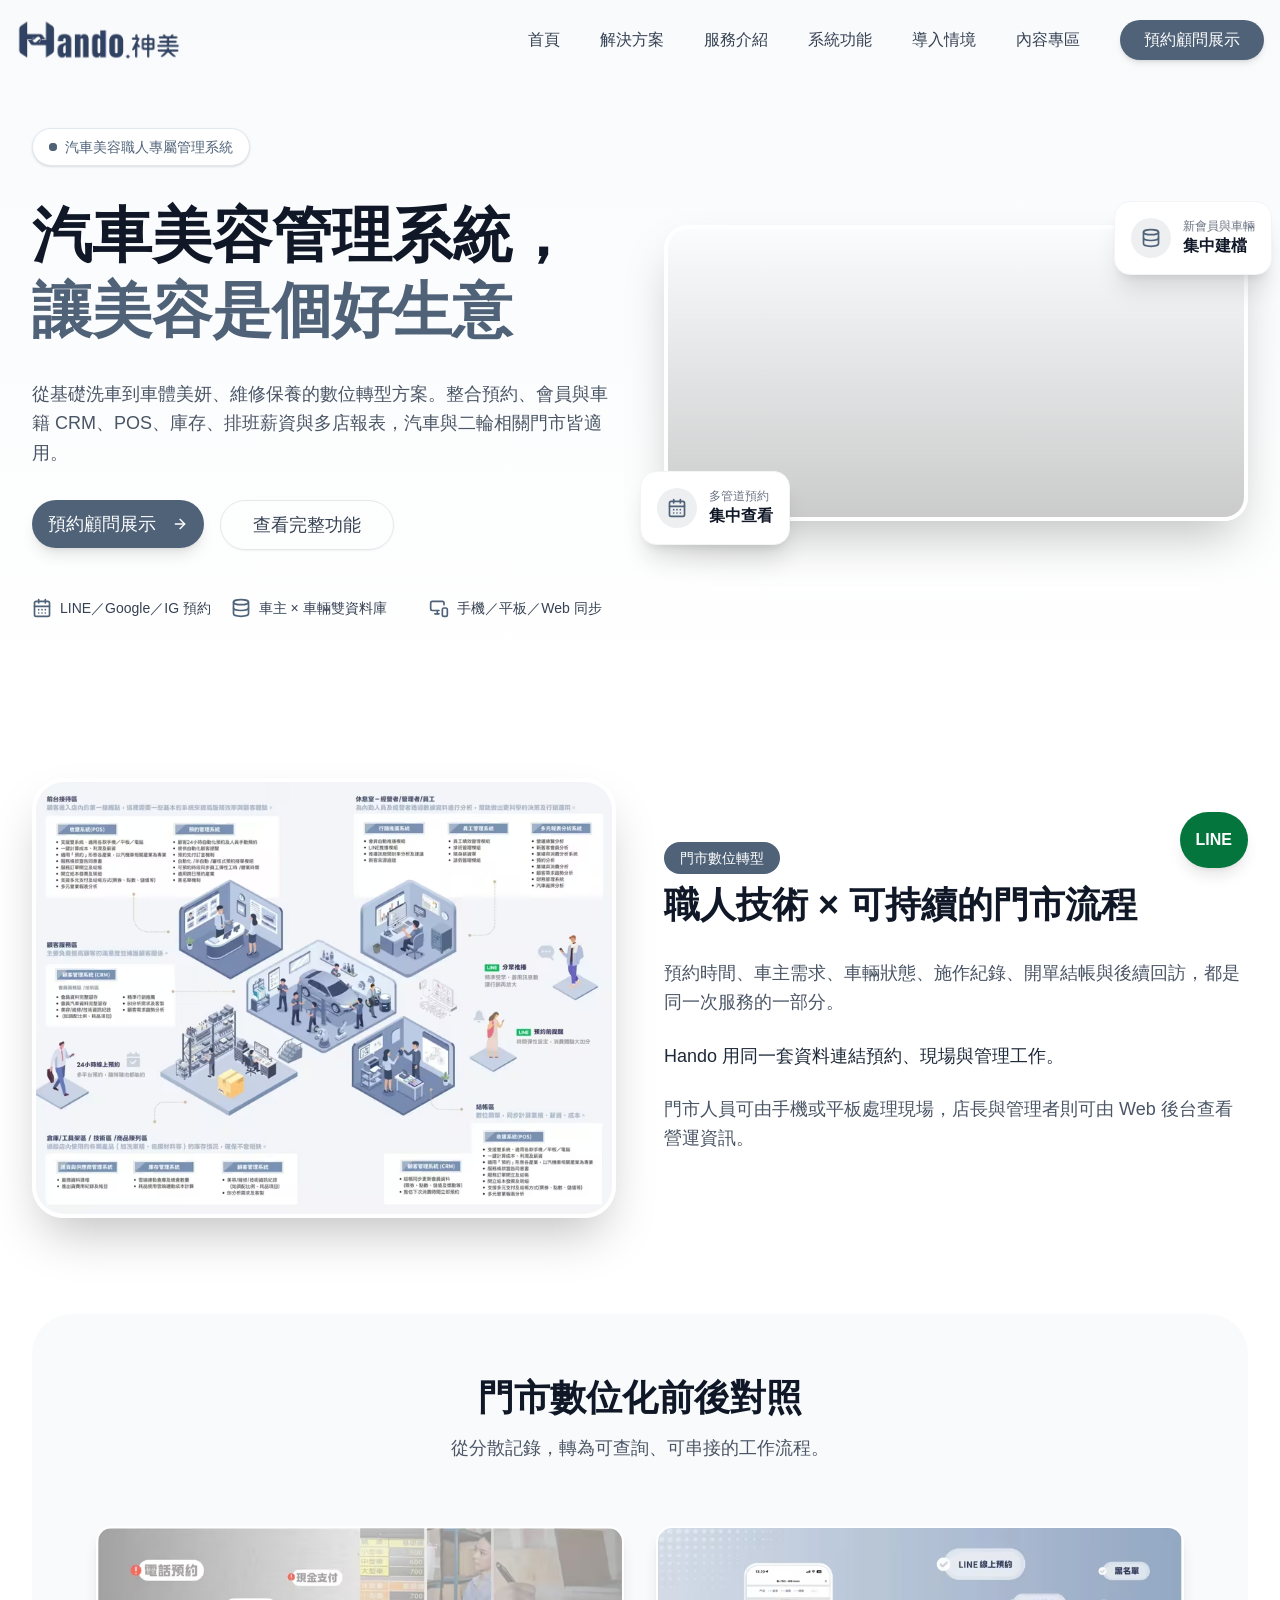
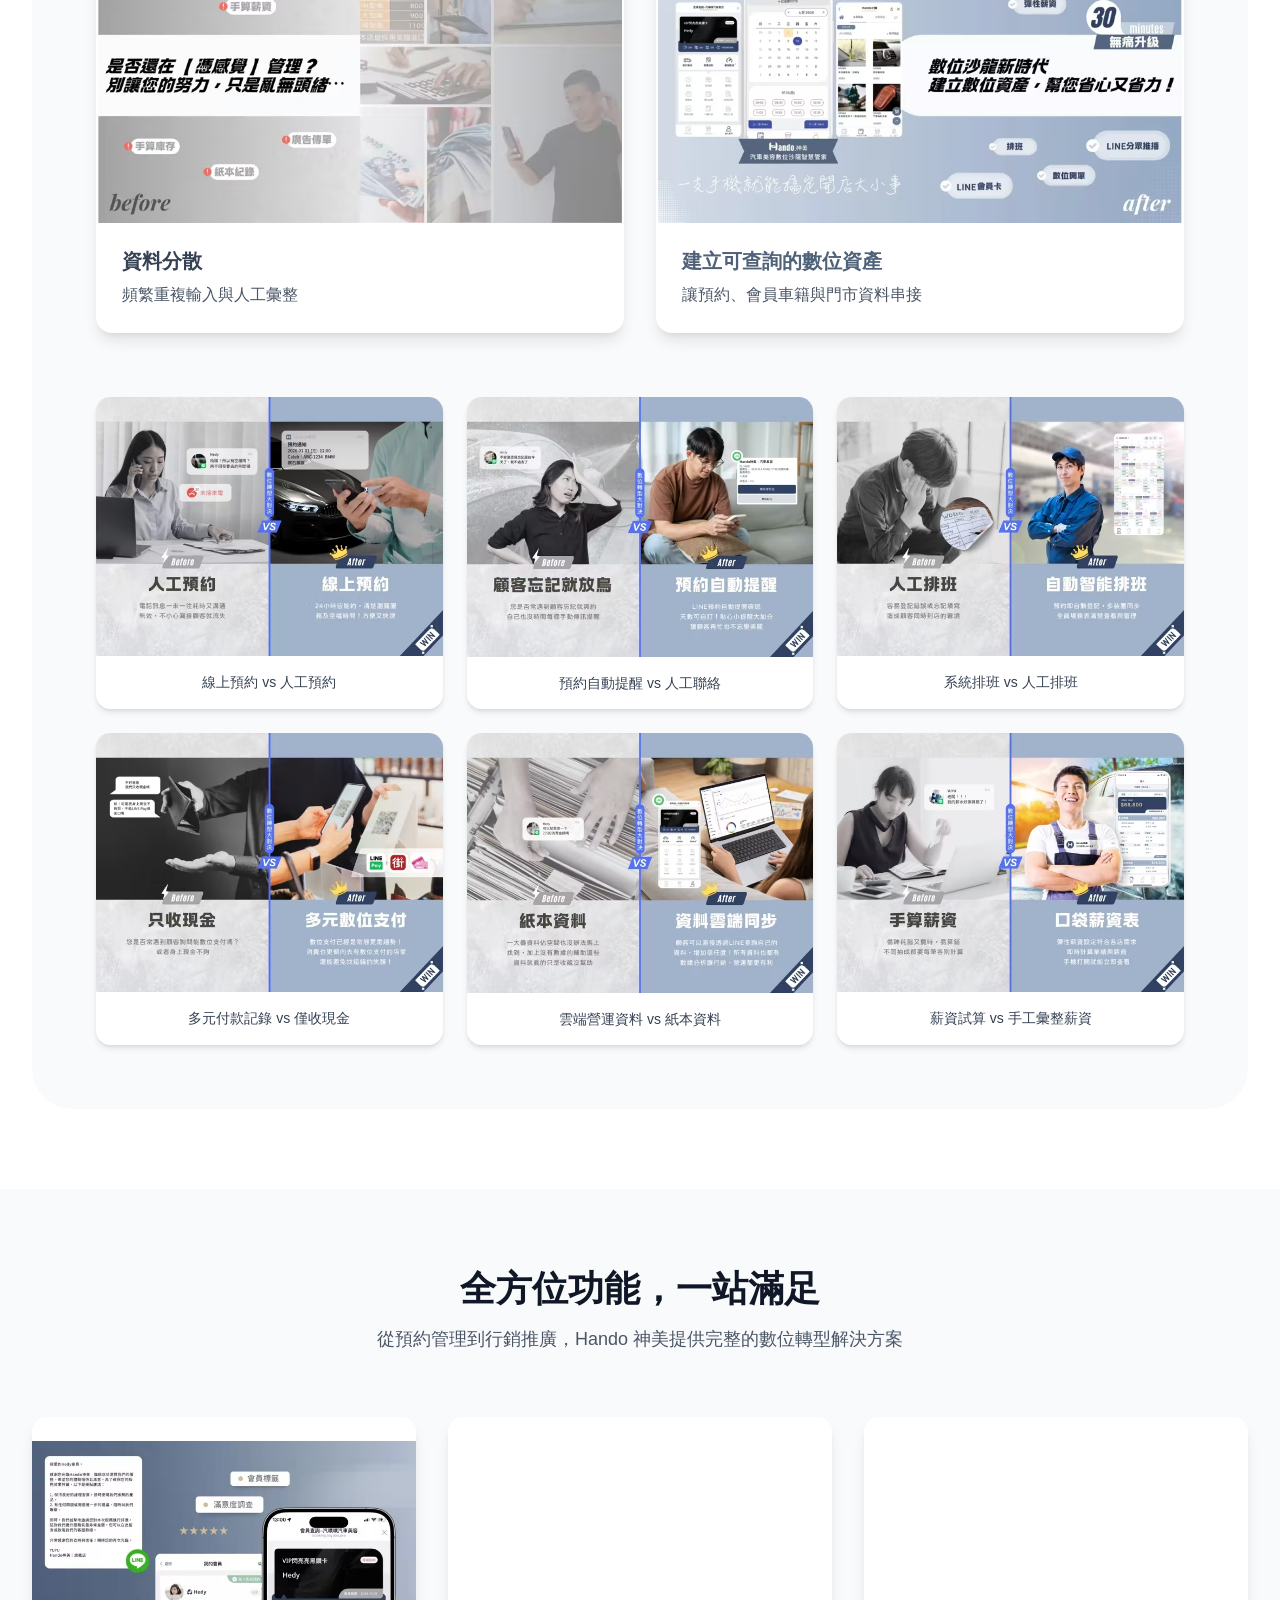
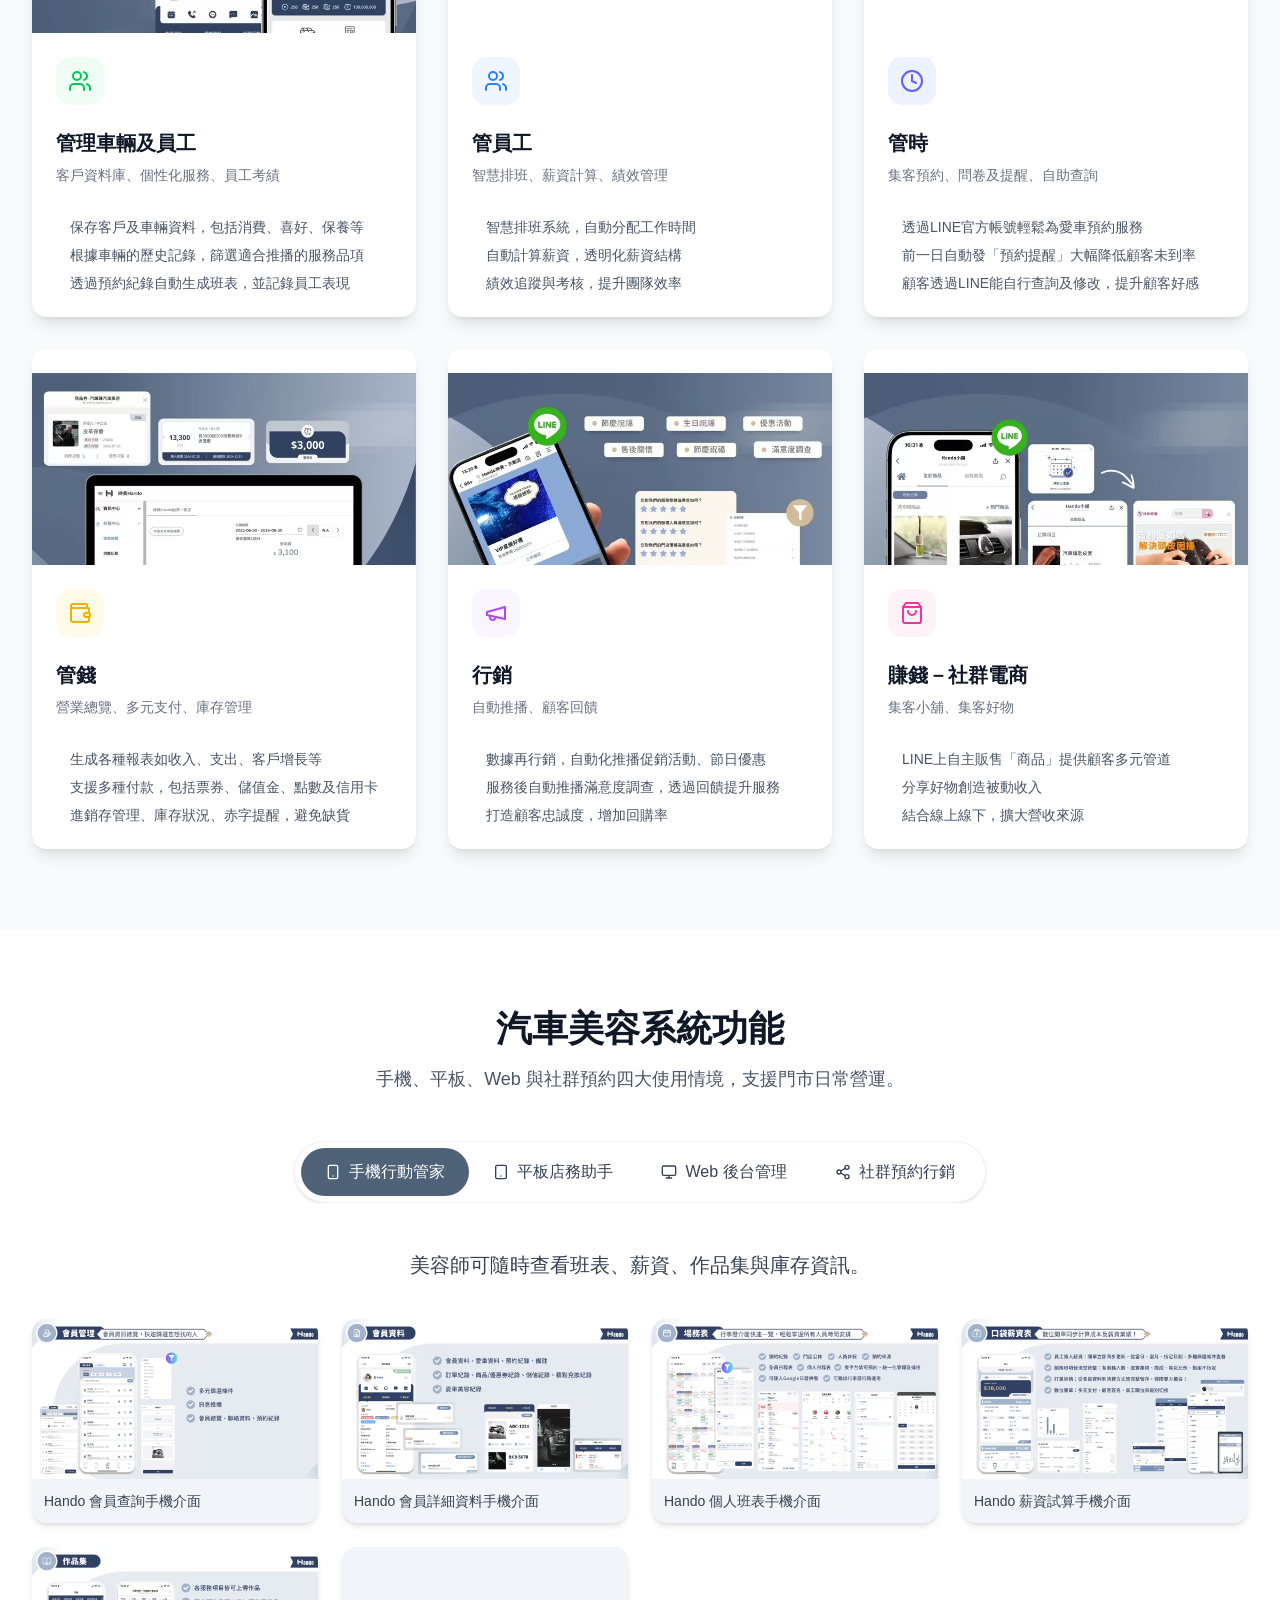
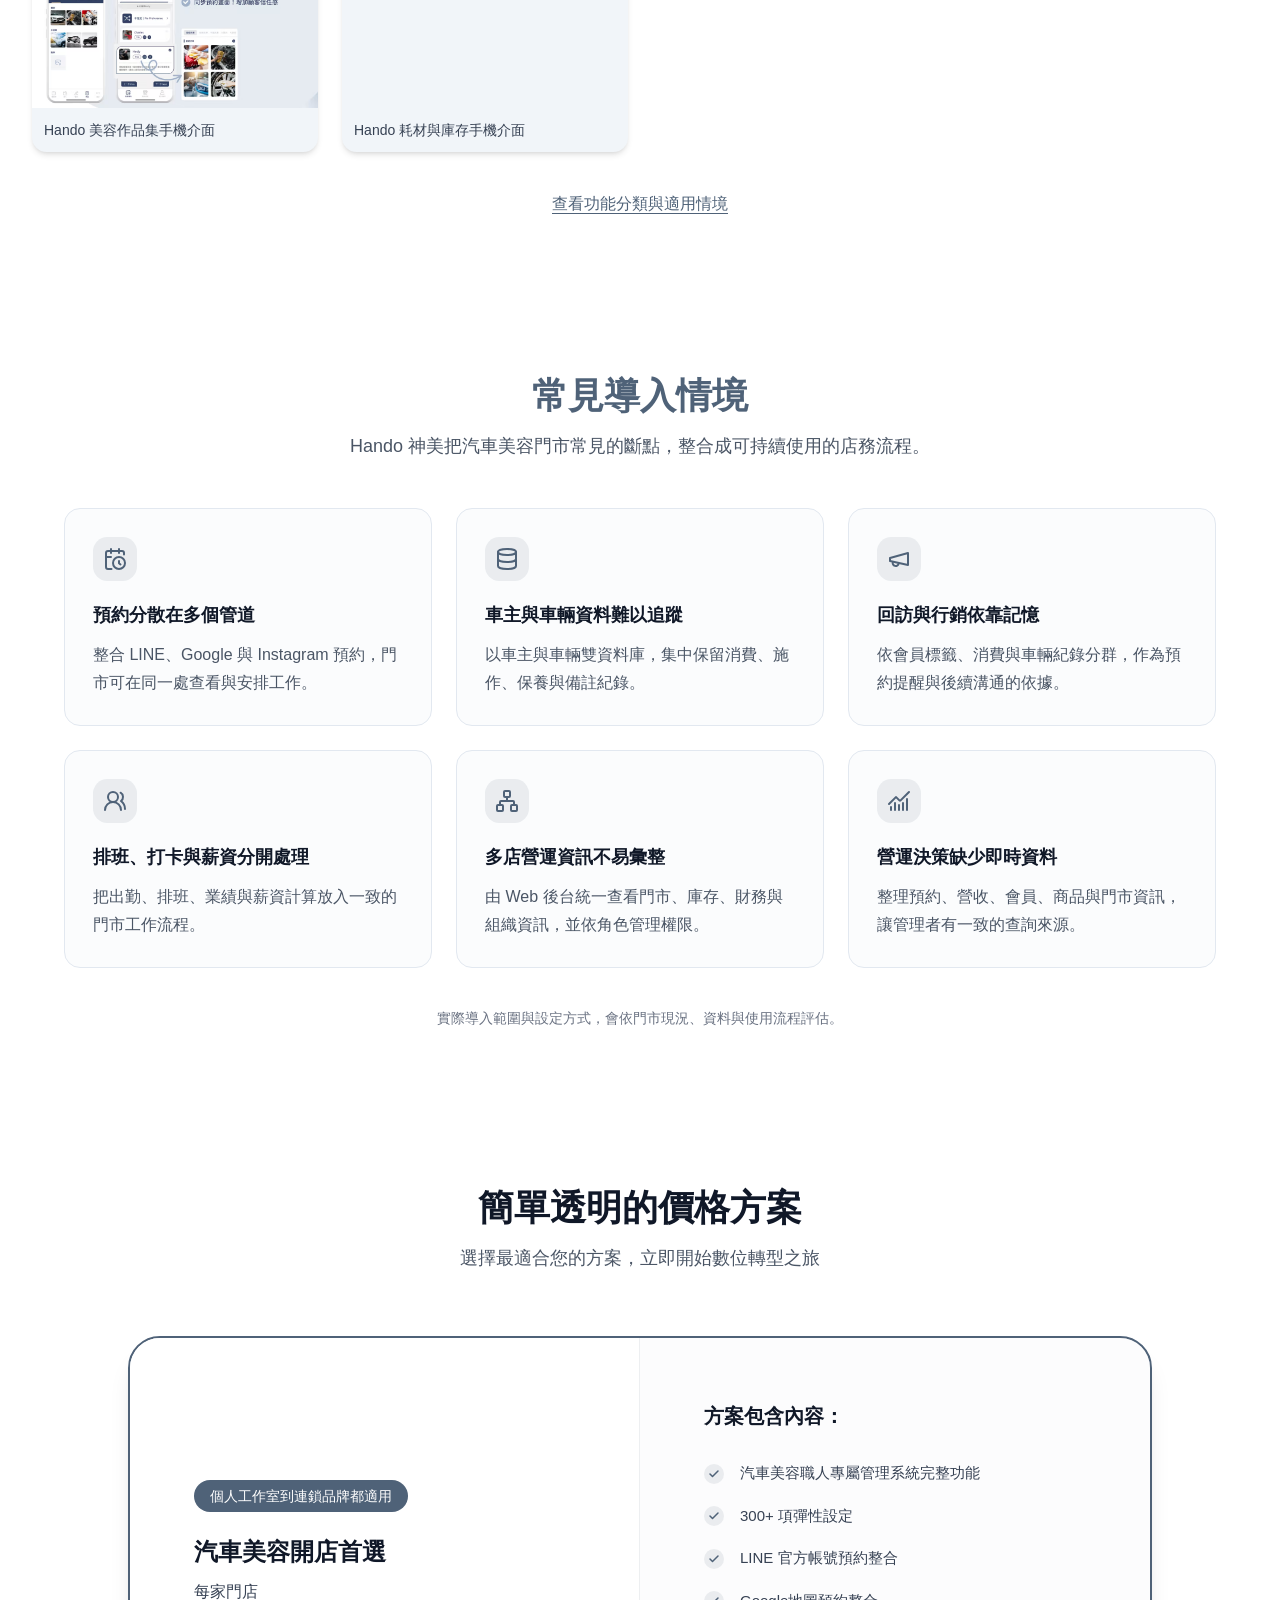
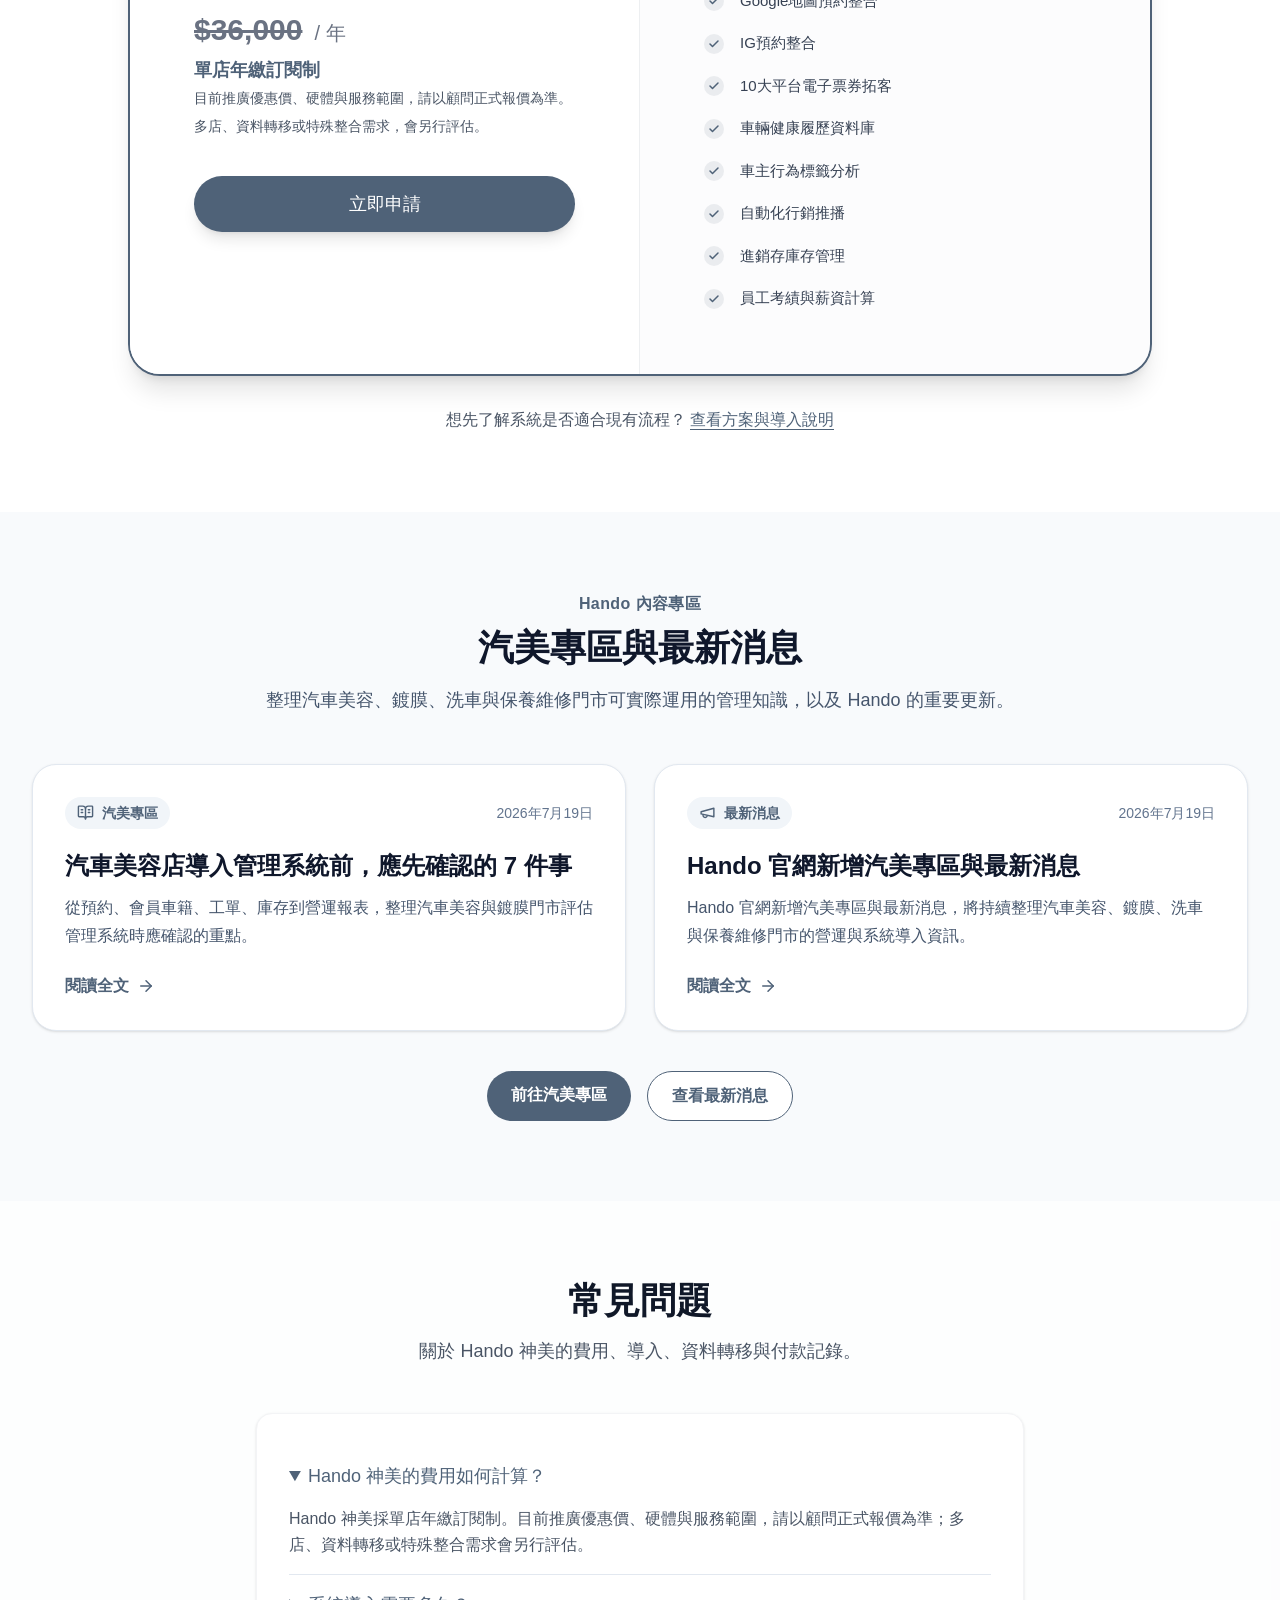
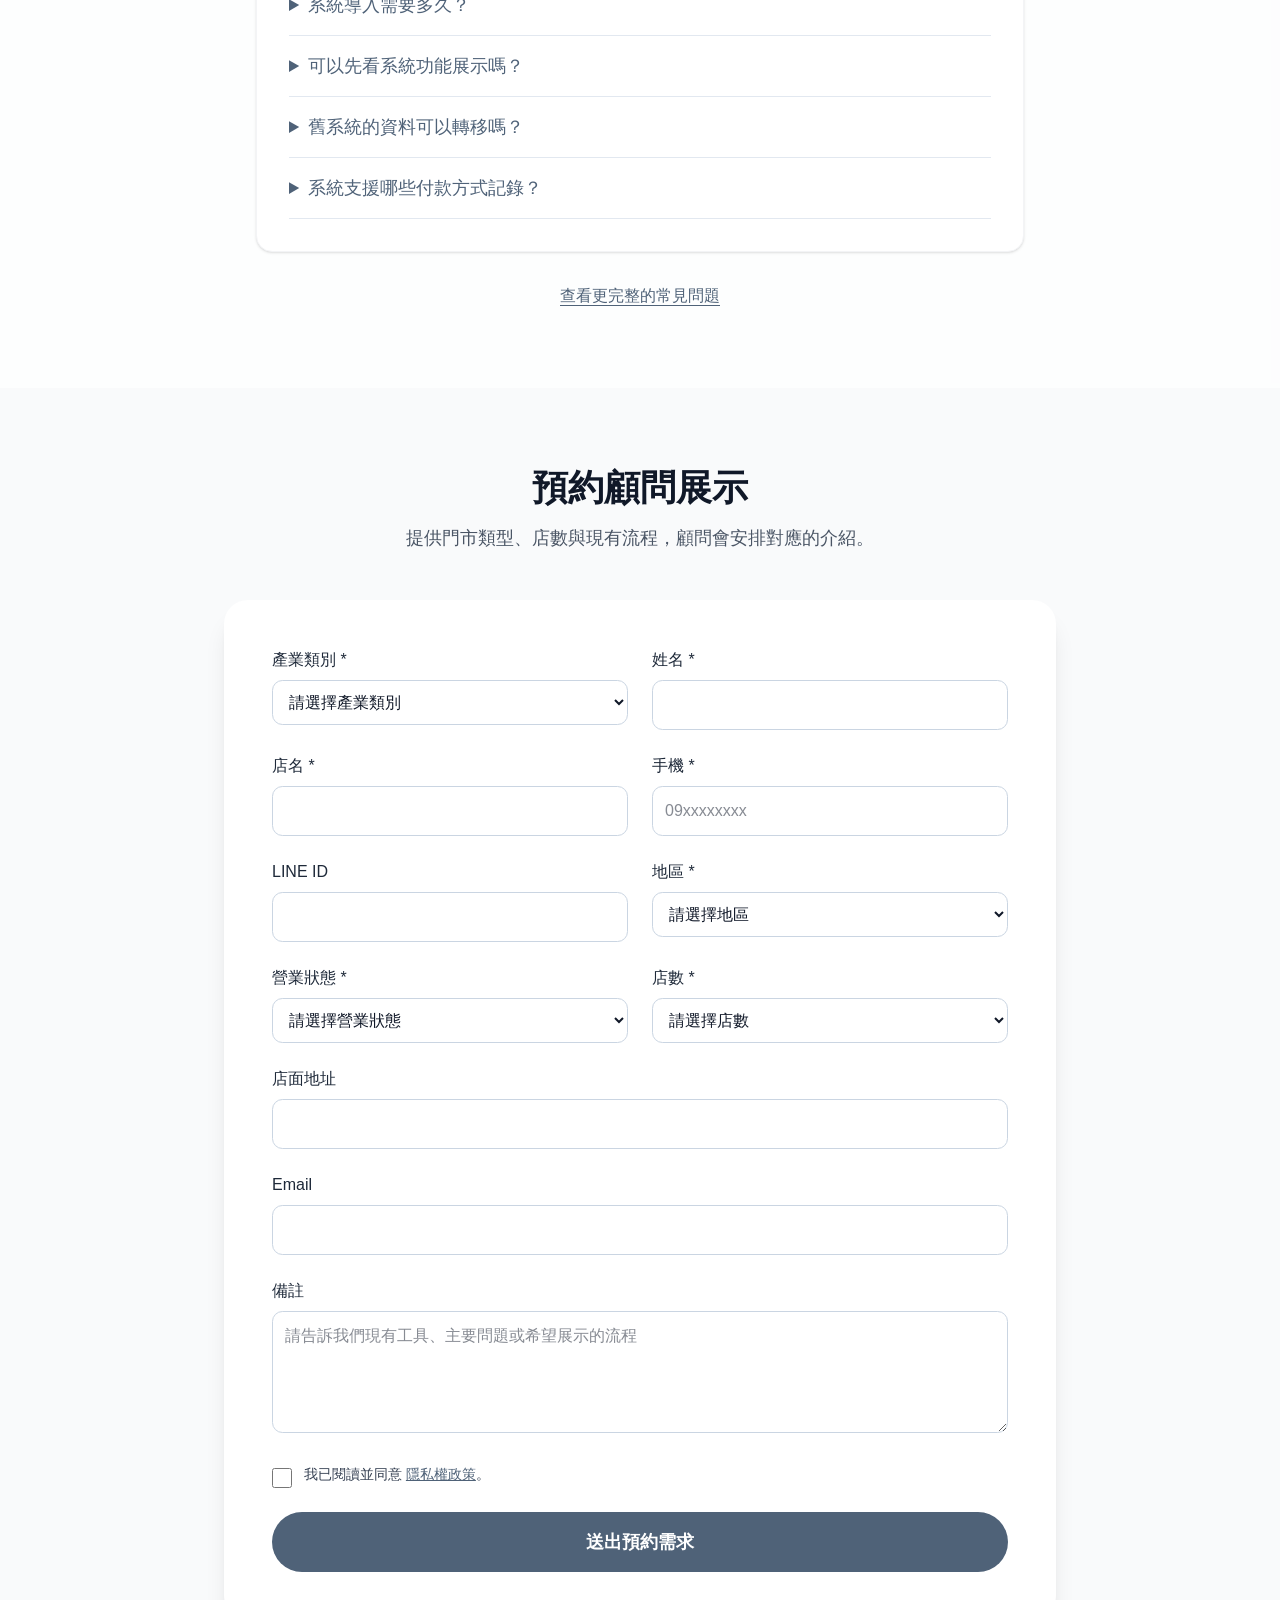
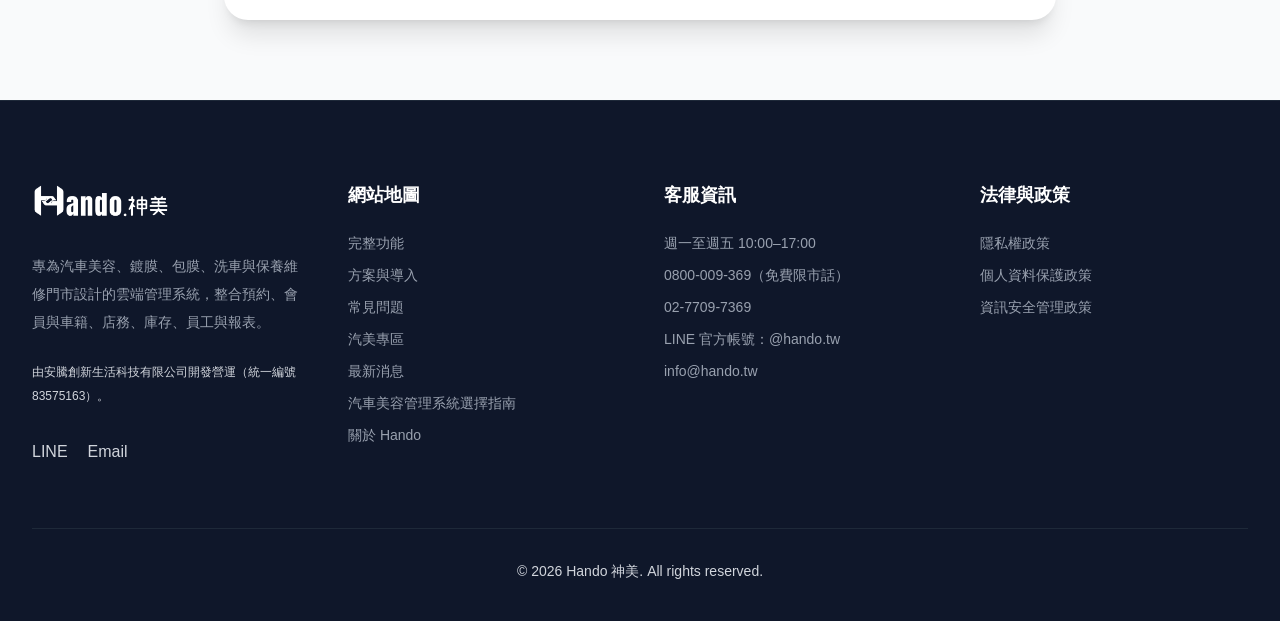
<file: index.html>
<!doctype html>
<html lang="zh-Hant-TW">
  <head>
    <meta charset="UTF-8" />
    <meta name="viewport" content="width=device-width, initial-scale=1" />
    <title>汽車美容管理系統｜LINE 預約、CRM、POS 與店務管理｜Hando 神美</title>
    <meta name="description" content="Hando 神美是專為汽車美容、鍍膜、包膜、洗車與保養維修門市打造的雲端管理系統，整合 LINE／Google／IG 預約、車主與車輛 CRM、POS、庫存、排班薪資與多店報表。" />
    <meta name="author" content="Hando 神美" />
    <meta name="robots" content="index,follow,max-image-preview:large,max-snippet:-1,max-video-preview:-1" />
    <meta name="theme-color" content="#4F6278" />
    <meta name="application-name" content="Hando 神美" />
    <meta name="format-detection" content="telephone=no" />

    <link rel="canonical" href="https://hando.tw/" />
    <link rel="alternate" hreflang="zh-Hant-TW" href="https://hando.tw/" />
    <link rel="alternate" hreflang="x-default" href="https://hando.tw/" />
    <link rel="icon" type="image/x-icon" href="/favicon.ico" />
    <link rel="apple-touch-icon" href="/hando-logo-icon.png" />
    <link rel="preload" as="image" href="/hero-image-960.avif" imagesrcset="/hero-image-480.avif 480w, /hero-image-960.avif 960w" imagesizes="(max-width: 768px) calc(100vw - 40px), 50vw" type="image/avif" fetchpriority="high" />

    <meta property="og:type" content="website" />
    <meta property="og:locale" content="zh_TW" />
    <meta property="og:site_name" content="Hando 神美" />
    <meta property="og:title" content="汽車美容管理系統｜Hando 神美" />
    <meta property="og:description" content="整合多管道預約、車主與車輛 CRM、POS、庫存、排班薪資與多店報表的汽車美容門市系統。" />
    <meta property="og:url" content="https://hando.tw/" />
    <meta property="og:image" content="https://hando.tw/og-image.webp" />
    <meta property="og:image:alt" content="Hando 神美汽車美容管理系統" />
    <meta property="og:image:width" content="1200" />
    <meta property="og:image:height" content="630" />
    <meta name="twitter:card" content="summary_large_image" />
    <meta name="twitter:title" content="汽車美容管理系統｜Hando 神美" />
    <meta name="twitter:description" content="多管道預約、車主車輛 CRM、POS、庫存與多店報表整合。" />
    <meta name="twitter:image" content="https://hando.tw/og-image.webp" />

    <script type="application/ld+json">
      {
        "@context": "https://schema.org",
        "@graph": [
          {
            "@type": "Organization",
            "@id": "https://hando.tw/#organization",
            "name": "安騰創新生活科技有限公司",
            "taxID": "83575163",
            "url": "https://www.aleip.com/",
            "telephone": "+886-3-3270101",
            "address": {
              "@type": "PostalAddress",
              "streetAddress": "文興路146號4樓之2",
              "addressLocality": "龜山區",
              "addressRegion": "桃園市",
              "addressCountry": "TW"
            },
            "logo": {
              "@type": "ImageObject",
              "url": "https://hando.tw/hando-logo-header.png"
            }
          },
          {
            "@type": "Brand",
            "@id": "https://hando.tw/#brand",
            "name": "Hando 神美",
            "url": "https://hando.tw/",
            "logo": "https://hando.tw/hando-logo-header.png",
            "parentOrganization": { "@id": "https://hando.tw/#organization" },
            "sameAs": ["https://page.line.me/hando.tw"]
          },
          {
            "@type": "WebSite",
            "@id": "https://hando.tw/#website",
            "url": "https://hando.tw/",
            "name": "Hando 神美",
            "inLanguage": "zh-Hant-TW",
            "publisher": { "@id": "https://hando.tw/#organization" }
          },
          {
            "@type": "WebPage",
            "@id": "https://hando.tw/#webpage",
            "url": "https://hando.tw/",
            "name": "汽車美容管理系統｜Hando 神美",
            "isPartOf": { "@id": "https://hando.tw/#website" },
            "about": { "@id": "https://hando.tw/#software" },
            "dateModified": "2026-07-19",
            "inLanguage": "zh-Hant-TW"
          },
          {
            "@type": "SoftwareApplication",
            "@id": "https://hando.tw/#software",
            "name": "Hando 神美",
            "alternateName": "Hando 汽車美容管理系統",
            "applicationCategory": "BusinessApplication",
            "applicationSubCategory": "Automotive business management software",
            "operatingSystem": "Web, iOS, Android",
            "url": "https://hando.tw/",
            "publisher": { "@id": "https://hando.tw/#organization" },
            "audience": {
              "@type": "BusinessAudience",
              "audienceType": "汽車美容、洗車、鍍膜、包膜與保養維修門市"
            },
            "description": "整合 LINE、Google 與 Instagram 預約、車主與車輛 CRM、POS、庫存、排班薪資與多店報表的雲端管理系統。",
            "featureList": [
              "LINE、Google 地圖與 Instagram 預約整合",
              "車主會員與車輛履歷雙資料庫",
              "POS 開單結帳與多元付款記錄",
              "進銷存與耗材管理",
              "員工排班、出勤與薪資計算",
              "多門市、財務與營運報表"
            ]
          },
          {
            "@type": "FAQPage",
            "@id": "https://hando.tw/#faq",
            "mainEntity": [
              {
                "@type": "Question",
                "name": "Hando 神美的費用如何計算？",
                "acceptedAnswer": {
                  "@type": "Answer",
                  "text": "Hando 神美採單店年繳訂閱制。目前推廣優惠價、硬體與服務範圍，請以顧問正式報價為準；多店、資料轉移或特殊整合需求會另行評估。"
                }
              },
              {
                "@type": "Question",
                "name": "系統導入需要多久？",
                "acceptedAnswer": {
                  "@type": "Answer",
                  "text": "導入時間取決於門市數、設定複雜度、既有資料與員工訓練需求。實際上線排程會在需求確認後提供。"
                }
              },
              {
                "@type": "Question",
                "name": "可以先看系統功能展示嗎？",
                "acceptedAnswer": {
                  "@type": "Answer",
                  "text": "可以。透過官網表單或 LINE 官方帳號聯絡 Hando，顧問會依門市類型安排功能展示。"
                }
              }
            ]
          }
        ]
      }
    </script>
    <script type="module" crossorigin src="/assets/main-Bizdfzwu.js"></script>
    <link rel="stylesheet" crossorigin href="/assets/main-B1IZ_jJh.css">
  </head>

  <body>
    <div id="root">
      <header class="border-b border-slate-200 bg-white">
        <nav class="container mx-auto flex items-center justify-between px-4 py-4" aria-label="主要導覽">
          <a href="/" aria-label="Hando 神美首頁"><img src="/hando-logo-header.avif" alt="Hando 神美" width="180" height="48" /></a>
          <div class="flex gap-4">
            <a href="/features/">完整功能</a>
            <a href="/pricing/">方案</a>
            <a href="/articles/">汽美專區</a>
            <a href="/news/">最新消息</a>
            <a href="/faq/">常見問題</a>
          </div>
        </nav>
      </header>
      <main class="container mx-auto px-4 py-16">
        <section>
          <p>汽車美容職人專屬管理系統</p>
          <h1 class="text-4xl font-bold my-4">汽車美容管理系統，讓美容是個好生意</h1>
          <p>Hando 神美整合 LINE、Google 與 Instagram 預約、車主與車輛 CRM、POS、庫存、排班薪資與多店報表。</p>
          <p class="mt-6"><a href="#contact">預約顧問展示</a></p>
        </section>
        <section class="py-12">
          <h2 class="text-2xl font-bold">一套系統連結預約、會員車籍與門市營運</h2>
          <ul class="mt-4 list-disc pl-6">
            <li>多管道預約集中管理</li>
            <li>車主會員與車輛履歷雙資料庫</li>
            <li>POS、庫存、員工與營運報表</li>
          </ul>
          <p class="mt-6"><a href="/guides/auto-detailing-management-system/">閱讀汽車美容管理系統選擇指南</a></p>
        </section>
        <section id="content" class="py-12">
          <h2 class="text-2xl font-bold">汽美專區與最新消息</h2>
          <p class="mt-4">整理汽車美容、鍍膜、洗車與保養維修門市可實際運用的管理知識，以及 Hando 的重要更新。</p>
          <ul class="mt-4 list-disc pl-6">
            <li><a href="/articles/auto-detailing-system-checklist/">汽車美容店導入管理系統前，應先確認的 7 件事</a></li>
            <li><a href="/news/hando-content-center-launch/">Hando 官網新增汽美專區與最新消息</a></li>
          </ul>
          <p class="mt-6"><a href="/articles/">前往汽美專區</a>｜<a href="/news/">查看最新消息</a></p>
        </section>
        <section id="contact" class="py-12">
          <h2 class="text-2xl font-bold">聯絡 Hando 神美</h2>
          <p class="mt-4"><a href="https://page.line.me/hando.tw">LINE 官方帳號 @hando.tw</a> 或 <a href="mailto:info@hando.tw">info@hando.tw</a></p>
        </section>
      </main>
    </div>

    <script>
      (() => {
        const loadMarketingTags = () => {
          const ga = document.createElement("script");
          ga.async = true;
          ga.src = "https://www.googletagmanager.com/gtag/js?id=G-FH22V3DP5V";
          document.head.appendChild(ga);
          window.dataLayer = window.dataLayer || [];
          window.gtag = function () { window.dataLayer.push(arguments); };
          window.gtag("js", new Date());
          window.gtag("config", "G-FH22V3DP5V");

          !(function (f, b, e, v, n, t, s) {
            if (f.fbq) return;
            n = f.fbq = function () { n.callMethod ? n.callMethod.apply(n, arguments) : n.queue.push(arguments); };
            if (!f._fbq) f._fbq = n;
            n.push = n;
            n.loaded = true;
            n.version = "2.0";
            n.queue = [];
            t = b.createElement(e);
            t.async = true;
            t.src = v;
            s = b.getElementsByTagName(e)[0];
            s.parentNode.insertBefore(t, s);
          })(window, document, "script", "https://connect.facebook.net/en_US/fbevents.js");
          window.fbq("init", "1019205580770729");
          window.fbq("track", "PageView");
        };
        window.addEventListener("load", () => {
          let loaded = false;
          const start = () => {
            if (loaded) return;
            loaded = true;
            window.removeEventListener("pointerdown", start);
            window.removeEventListener("keydown", start);
            window.removeEventListener("scroll", start);
            loadMarketingTags();
          };
          window.addEventListener("pointerdown", start, { passive: true });
          window.addEventListener("keydown", start);
          window.addEventListener("scroll", start, { passive: true });
          window.setTimeout(start, 10000);
        }, { once: true });
      })();
    </script>
    <noscript><img height="1" width="1" style="display:none" alt="" src="https://www.facebook.com/tr?id=1019205580770729&ev=PageView&noscript=1" /></noscript>
  </body>
</html>
</file>
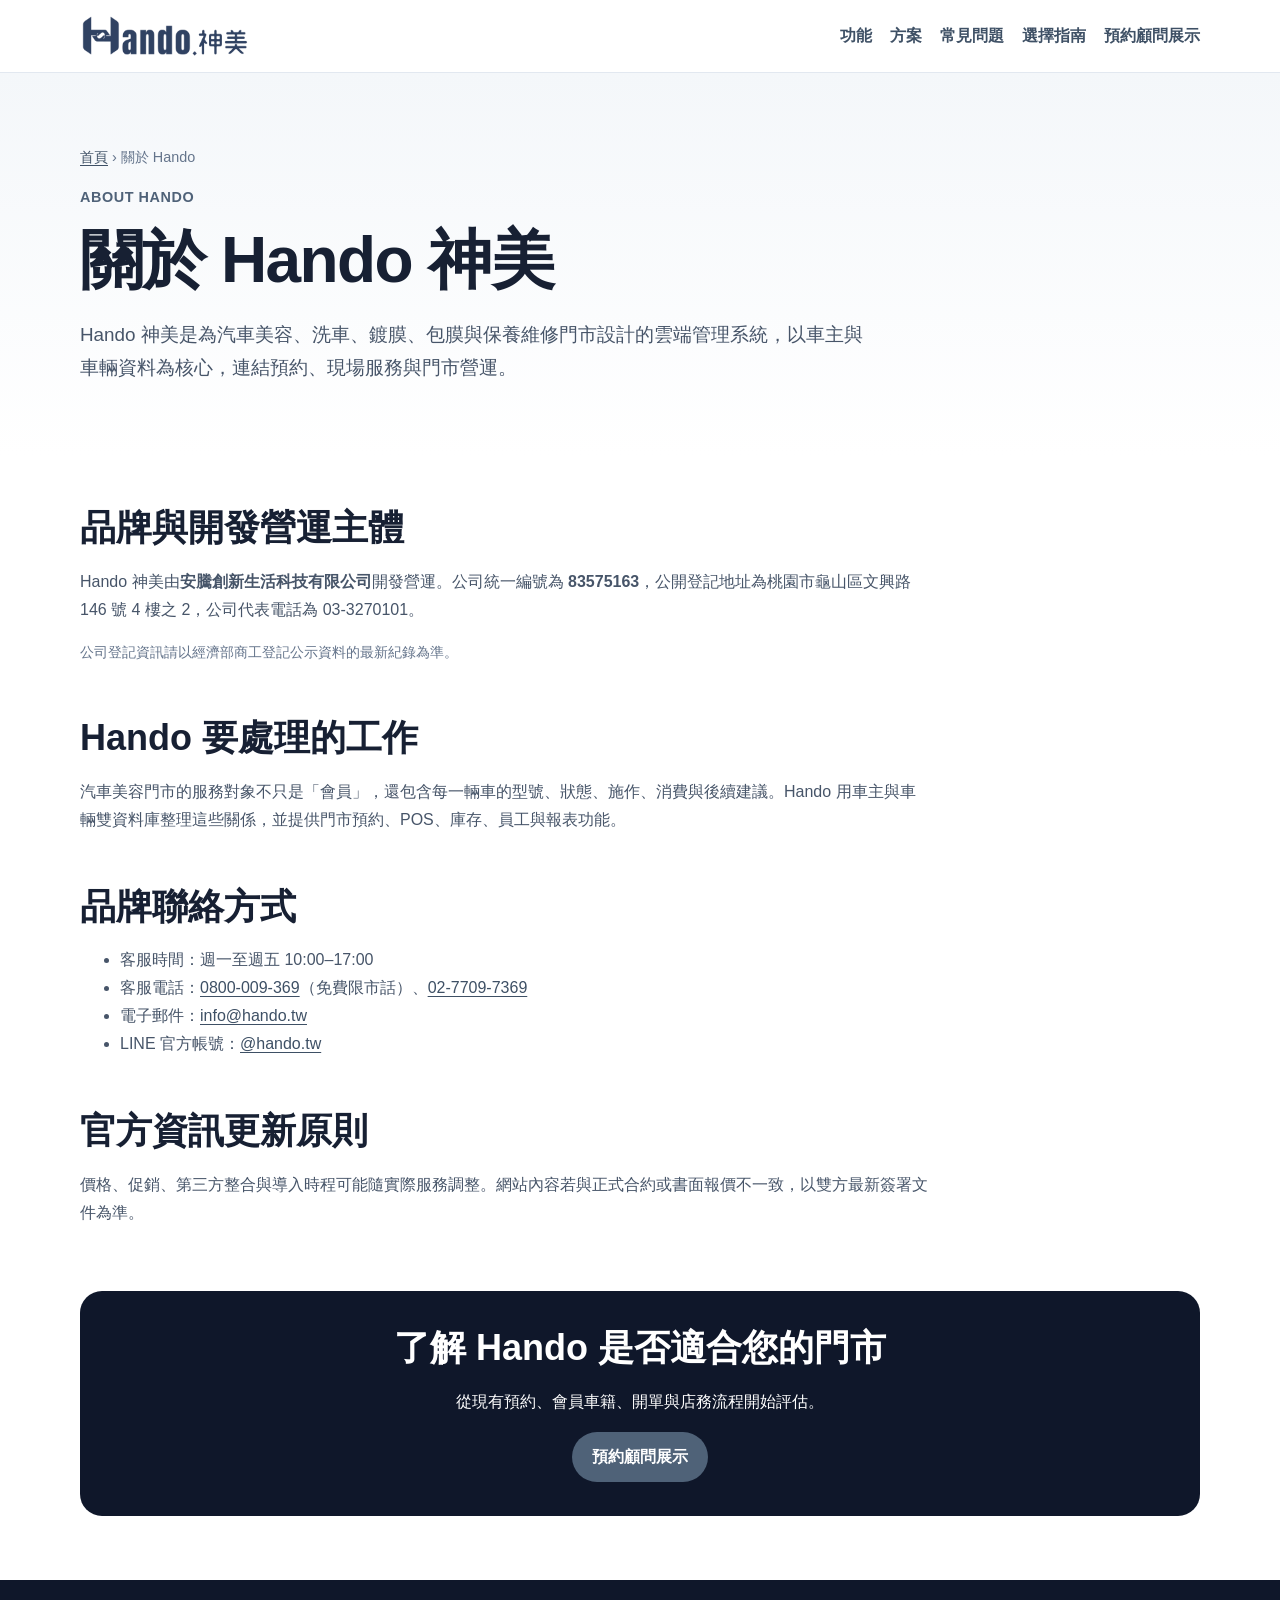
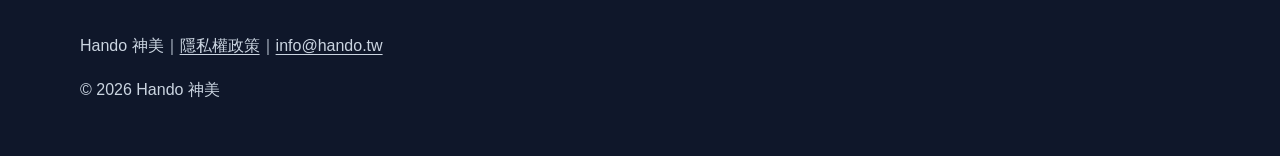
<file: about/index.html>
<!doctype html><html lang="zh-Hant-TW"><head>
<meta charset="utf-8"><meta name="viewport" content="width=device-width,initial-scale=1"><title>關於 Hando 神美｜安騰創新生活科技有限公司</title>
<meta name="description" content="Hando 神美是安騰創新生活科技有限公司開發營運的汽車美容管理系統。查看品牌定位、營運主體、聯絡方式與公開資訊。">
<meta name="robots" content="index,follow,max-snippet:-1"><link rel="canonical" href="https://hando.tw/about/"><link rel="stylesheet" href="/seo.css"><link rel="icon" href="/favicon.ico">
<meta property="og:title" content="關於 Hando 神美"><meta property="og:description" content="安騰創新生活科技有限公司開發營運的汽車美容管理系統。"><meta property="og:url" content="https://hando.tw/about/"><meta property="og:type" content="website">
<script type="application/ld+json">{"@context":"https://schema.org","@graph":[{"@type":"AboutPage","name":"關於 Hando 神美","url":"https://hando.tw/about/","dateModified":"2026-07-19","inLanguage":"zh-Hant-TW","about":{"@id":"https://hando.tw/#brand"}},{"@type":"Organization","@id":"https://hando.tw/#organization","name":"安騰創新生活科技有限公司","taxID":"83575163","url":"https://www.aleip.com/","telephone":"+886-3-3270101","address":{"@type":"PostalAddress","streetAddress":"文興路146號4樓之2","addressLocality":"龜山區","addressRegion":"桃園市","addressCountry":"TW"}},{"@type":"Brand","@id":"https://hando.tw/#brand","name":"Hando 神美","url":"https://hando.tw/","parentOrganization":{"@id":"https://hando.tw/#organization"},"sameAs":["https://page.line.me/hando.tw"]}]}</script>
</head><body>
<header class="site-header"><nav class="container nav" aria-label="主要導覽"><a href="/"><img src="/hando-logo-header.png" width="180" height="48" alt="Hando 神美"></a><div class="nav-links"><a href="/features/">功能</a><a href="/pricing/">方案</a><a href="/faq/">常見問題</a><a href="/guides/auto-detailing-management-system/">選擇指南</a><a href="/#contact">預約顧問展示</a></div></nav></header>
<main><section class="hero"><div class="container"><div class="breadcrumbs"><a href="/">首頁</a> › 關於 Hando</div><p class="eyebrow">ABOUT HANDO</p><h1>關於 Hando 神美</h1><p class="lead">Hando 神美是為汽車美容、洗車、鍍膜、包膜與保養維修門市設計的雲端管理系統，以車主與車輛資料為核心，連結預約、現場服務與門市營運。</p></div></section>
<div class="container"><article><h2>品牌與開發營運主體</h2><p>Hando 神美由<strong>安騰創新生活科技有限公司</strong>開發營運。公司統一編號為 <strong>83575163</strong>，公開登記地址為桃園市龜山區文興路 146 號 4 樓之 2，公司代表電話為 03-3270101。</p><p class="meta">公司登記資訊請以經濟部商工登記公示資料的最新紀錄為準。</p>
<h2>Hando 要處理的工作</h2><p>汽車美容門市的服務對象不只是「會員」，還包含每一輛車的型號、狀態、施作、消費與後續建議。Hando 用車主與車輛雙資料庫整理這些關係，並提供門市預約、POS、庫存、員工與報表功能。</p>
<h2>品牌聯絡方式</h2><ul><li>客服時間：週一至週五 10:00–17:00</li><li>客服電話：<a href="tel:0800009369">0800-009-369</a>（免費限市話）、<a href="tel:0277097369">02-7709-7369</a></li><li>電子郵件：<a href="mailto:info@hando.tw">info@hando.tw</a></li><li>LINE 官方帳號：<a href="https://page.line.me/hando.tw">@hando.tw</a></li></ul>
<h2>官方資訊更新原則</h2><p>價格、促銷、第三方整合與導入時程可能隨實際服務調整。網站內容若與正式合約或書面報價不一致，以雙方最新簽署文件為準。</p></article>
<section class="cta"><h2>了解 Hando 是否適合您的門市</h2><p>從現有預約、會員車籍、開單與店務流程開始評估。</p><a class="button" href="/#contact">預約顧問展示</a></section></div></main>
<footer class="site-footer"><div class="container"><p>Hando 神美｜<a href="/privacy/">隱私權政策</a>｜<a href="mailto:info@hando.tw">info@hando.tw</a></p><p>&copy; 2026 Hando 神美</p></div></footer>
</body></html>
</file>
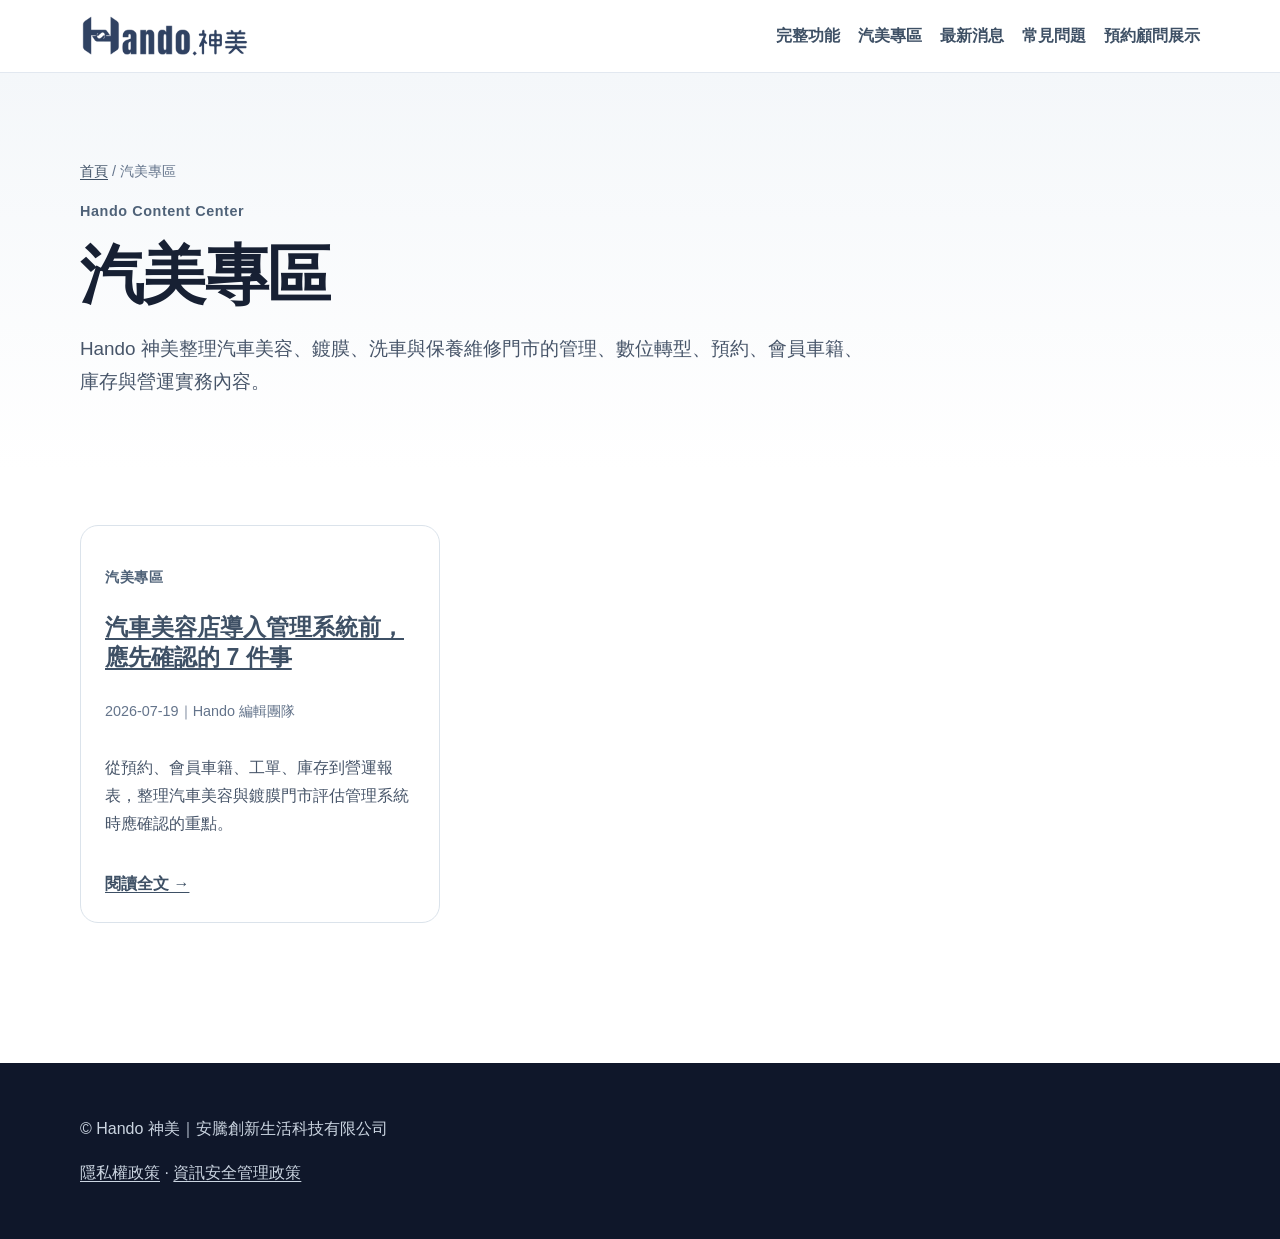
<file: articles/index.html>
<!doctype html>
<html lang="zh-Hant-TW">
<head>
  <meta charset="UTF-8" />
  <meta name="viewport" content="width=device-width, initial-scale=1.0" />
  <title>汽美專區｜汽車美容門市管理與系統資訊｜Hando 神美</title>
  <meta name="description" content="Hando 神美整理汽車美容、鍍膜、洗車與保養維修門市的管理、數位轉型、預約、會員車籍、庫存與營運實務內容。" />
  <meta name="robots" content="index,follow,max-image-preview:large,max-snippet:-1,max-video-preview:-1" />
  <link rel="canonical" href="https://hando.tw/articles/" />
  <meta property="og:locale" content="zh_TW" />
  <meta property="og:type" content="website" />
  <meta property="og:site_name" content="Hando 神美" />
  <meta property="og:title" content="汽美專區｜汽車美容門市管理與系統資訊｜Hando 神美" />
  <meta property="og:description" content="Hando 神美整理汽車美容、鍍膜、洗車與保養維修門市的管理、數位轉型、預約、會員車籍、庫存與營運實務內容。" />
  <meta property="og:url" content="https://hando.tw/articles/" />
  <meta property="og:image" content="https://hando.tw/og-image.webp" />
  <meta name="twitter:card" content="summary_large_image" />
  <link rel="icon" href="/favicon.ico" />
  <link rel="stylesheet" href="/seo.css" />
  <script type="application/ld+json">{"@context":"https://schema.org","@type":"CollectionPage","name":"汽美專區","description":"Hando 神美整理汽車美容、鍍膜、洗車與保養維修門市的管理、數位轉型、預約、會員車籍、庫存與營運實務內容。","url":"https://hando.tw/articles/","inLanguage":"zh-Hant-TW","mainEntity":{"@type":"ItemList","itemListElement":[{"@type":"ListItem","position":1,"url":"https://hando.tw/articles/auto-detailing-system-checklist/","name":"汽車美容店導入管理系統前，應先確認的 7 件事"}]}}</script>
</head>
<body>
  <header class="site-header"><nav class="container nav" aria-label="主要導覽"><a href="/" aria-label="Hando 神美首頁"><img src="/hando-logo-header.png" width="170" height="45" alt="Hando 神美" /></a><div class="nav-links"><a href="/features/">完整功能</a><a href="/articles/">汽美專區</a><a href="/news/">最新消息</a><a href="/faq/">常見問題</a><a href="/#contact">預約顧問展示</a></div></nav></header>
<main><section class="hero"><div class="container"><p class="breadcrumbs"><a href="/">首頁</a> / 汽美專區</p><p class="eyebrow">Hando Content Center</p><h1>汽美專區</h1><p class="lead">Hando 神美整理汽車美容、鍍膜、洗車與保養維修門市的管理、數位轉型、預約、會員車籍、庫存與營運實務內容。</p></div></section><section class="container content-list"><div class="grid"><article class="card"><p class="eyebrow">汽美專區</p><h2><a href="/articles/auto-detailing-system-checklist/">汽車美容店導入管理系統前，應先確認的 7 件事</a></h2><p class="meta"><time datetime="2026-07-19">2026-07-19</time>｜Hando 編輯團隊</p><p>從預約、會員車籍、工單、庫存到營運報表，整理汽車美容與鍍膜門市評估管理系統時應確認的重點。</p><p><a class="read-more" href="/articles/auto-detailing-system-checklist/">閱讀全文<span aria-hidden="true"> →</span></a></p></article></div></section></main>
  <footer class="site-footer"><div class="container"><p>© Hando 神美｜安騰創新生活科技有限公司</p><p><a href="/privacy/">隱私權政策</a> · <a href="/information-security/">資訊安全管理政策</a></p></div></footer>
</body>
</html>
</file>
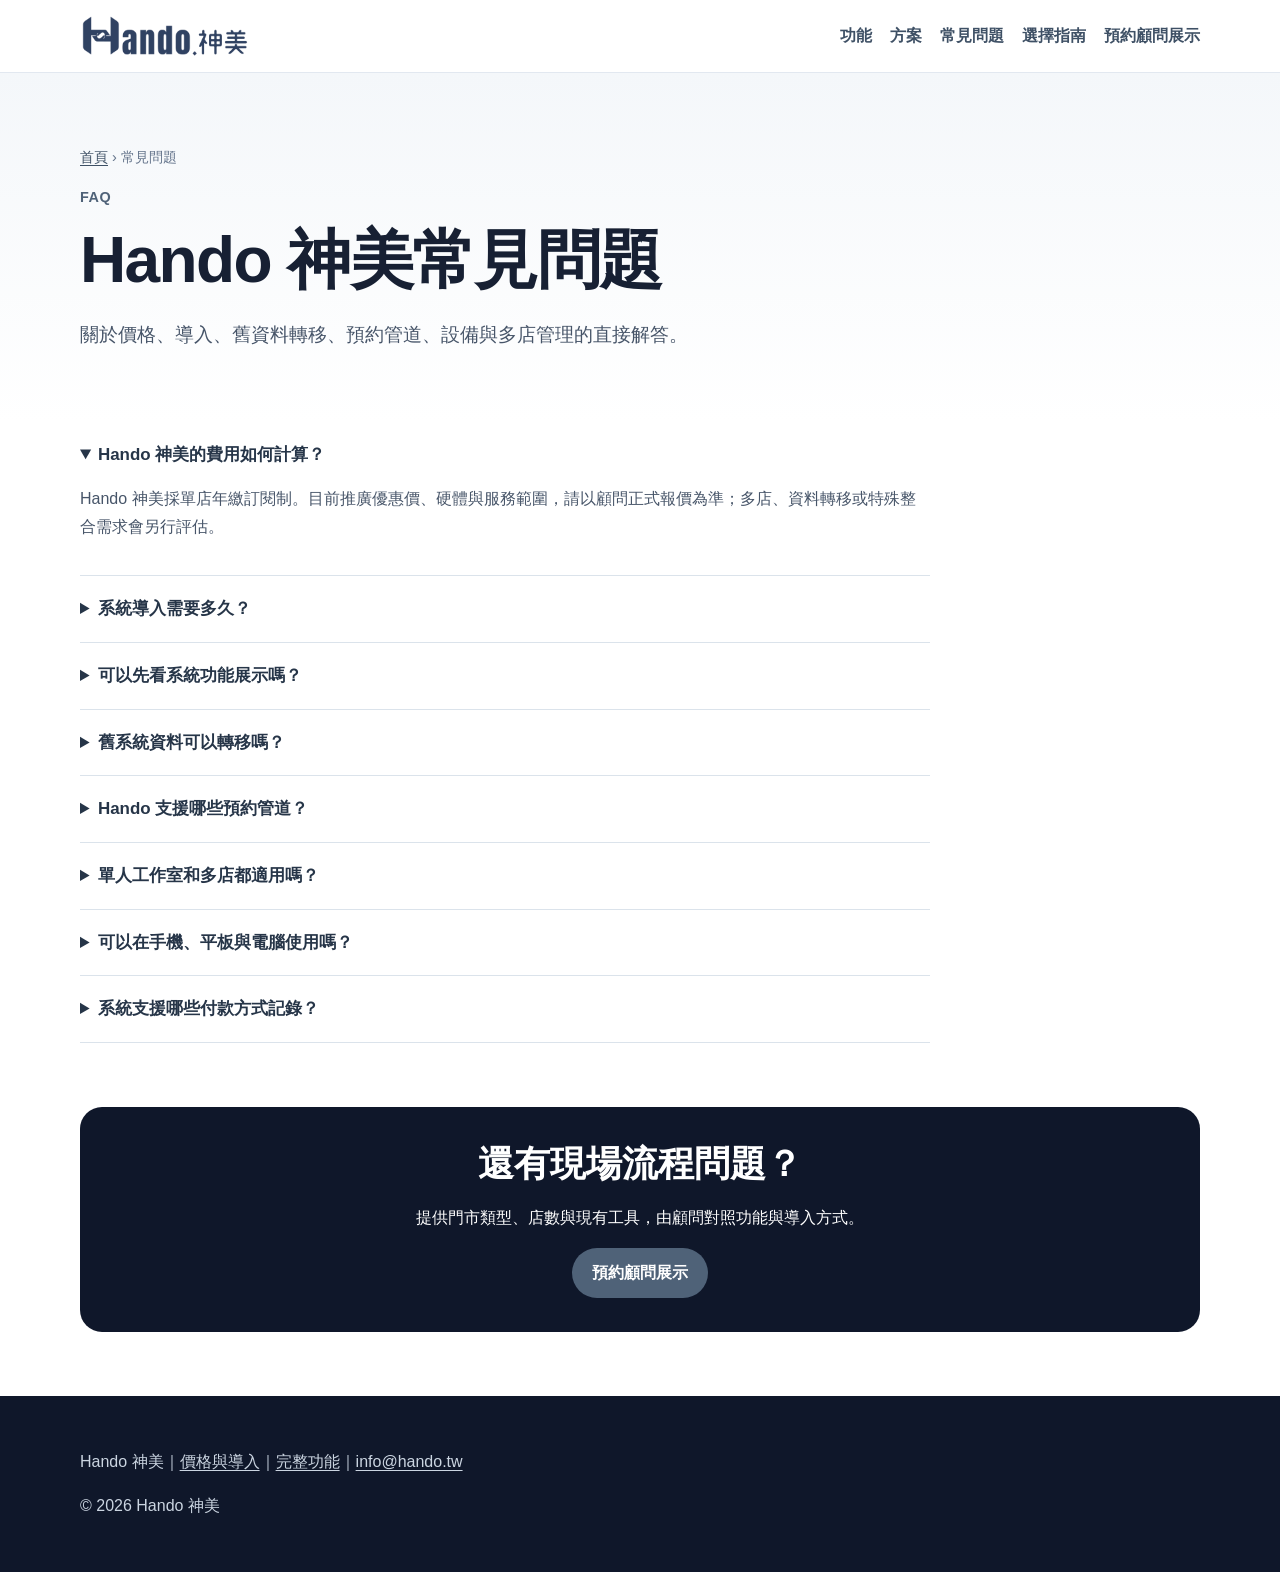
<file: faq/index.html>
<!doctype html><html lang="zh-Hant-TW"><head>
<meta charset="utf-8"><meta name="viewport" content="width=device-width,initial-scale=1"><title>Hando 常見問題｜費用、導入、資料轉移與預約整合</title>
<meta name="description" content="Hando 神美汽車美容管理系統常見問題：年繳費用、導入時間、顧問展示、舊資料轉移、LINE／Google／IG 預約、多店與付款記錄。">
<meta name="robots" content="index,follow,max-snippet:-1"><link rel="canonical" href="https://hando.tw/faq/"><link rel="stylesheet" href="/seo.css"><link rel="icon" href="/favicon.ico">
<meta property="og:title" content="Hando 神美常見問題"><meta property="og:description" content="年繳費用、導入、資料轉移、多管道預約與多店管理。"><meta property="og:url" content="https://hando.tw/faq/"><meta property="og:type" content="website">
<script type="application/ld+json">{"@context":"https://schema.org","@type":"FAQPage","url":"https://hando.tw/faq/","dateModified":"2026-07-19","inLanguage":"zh-Hant-TW","mainEntity":[
{"@type":"Question","name":"Hando 神美的費用如何計算？","acceptedAnswer":{"@type":"Answer","text":"Hando 神美採單店年繳訂閱制。目前推廣優惠價、硬體與服務範圍，請以顧問正式報價為準；多店、資料轉移或特殊整合需求會另行評估。"}},
{"@type":"Question","name":"系統導入需要多久？","acceptedAnswer":{"@type":"Answer","text":"導入時間取決於門市數、設定複雜度、既有資料與員工訓練需求。實際上線排程會在需求確認後提供。"}},
{"@type":"Question","name":"可以先看系統功能展示嗎？","acceptedAnswer":{"@type":"Answer","text":"可以。透過官網表單或 LINE 官方帳號聯絡 Hando，顧問會依門市類型安排功能展示。"}},
{"@type":"Question","name":"舊系統資料可以轉移嗎？","acceptedAnswer":{"@type":"Answer","text":"可先評估會員、車輛、商品與庫存等資料。是否可轉移、需要的格式、費用與時程，會依原始資料品質與數量確認。"}},
{"@type":"Question","name":"Hando 支援哪些預約管道？","acceptedAnswer":{"@type":"Answer","text":"Hando 提供 LINE 官方帳號、Google 地圖與 Instagram 預約流程整合。實際開通與帳號設定需求，會在導入時確認。"}},
{"@type":"Question","name":"單人工作室和多店都適用嗎？","acceptedAnswer":{"@type":"Answer","text":"Hando 可應用於單人工作室、單店與多門市情境。多店的組織、權限與報表設定會依實際結構評估。"}},
{"@type":"Question","name":"可以在手機、平板與電腦使用嗎？","acceptedAnswer":{"@type":"Answer","text":"可以。Hando 分別提供手機行動管家、平板店務助手與 Web 後台，對應現場、櫃台與管理工作。"}},
{"@type":"Question","name":"系統支援哪些付款方式記錄？","acceptedAnswer":{"@type":"Answer","text":"系統可記錄現金、LINE Pay、街口、信用卡金流、分期、儲值金與票券等交易方式。第三方服務的申請、開通與費用需另行確認。"}}
]}</script>
</head><body>
<header class="site-header"><nav class="container nav" aria-label="主要導覽"><a href="/"><img src="/hando-logo-header.png" width="180" height="48" alt="Hando 神美"></a><div class="nav-links"><a href="/features/">功能</a><a href="/pricing/">方案</a><a href="/faq/" aria-current="page">常見問題</a><a href="/guides/auto-detailing-management-system/">選擇指南</a><a href="/#contact">預約顧問展示</a></div></nav></header>
<main><section class="hero"><div class="container"><div class="breadcrumbs"><a href="/">首頁</a> › 常見問題</div><p class="eyebrow">FAQ</p><h1>Hando 神美常見問題</h1><p class="lead">關於價格、導入、舊資料轉移、預約管道、設備與多店管理的直接解答。</p></div></section>
<div class="container"><article>
<details open><summary>Hando 神美的費用如何計算？</summary><p>Hando 神美採單店年繳訂閱制。目前推廣優惠價、硬體與服務範圍，請以顧問正式報價為準；多店、資料轉移或特殊整合需求會另行評估。</p></details>
<details><summary>系統導入需要多久？</summary><p>導入時間取決於門市數、設定複雜度、既有資料與員工訓練需求。實際上線排程會在需求確認後提供。</p></details>
<details><summary>可以先看系統功能展示嗎？</summary><p>可以。透過官網表單或 LINE 官方帳號聯絡 Hando，顧問會依門市類型安排功能展示。</p></details>
<details><summary>舊系統資料可以轉移嗎？</summary><p>可先評估會員、車輛、商品與庫存等資料。是否可轉移、需要的格式、費用與時程，會依原始資料品質與數量確認。</p></details>
<details><summary>Hando 支援哪些預約管道？</summary><p>Hando 提供 LINE 官方帳號、Google 地圖與 Instagram 預約流程整合。實際開通與帳號設定需求，會在導入時確認。</p></details>
<details><summary>單人工作室和多店都適用嗎？</summary><p>Hando 可應用於單人工作室、單店與多門市情境。多店的組織、權限與報表設定會依實際結構評估。</p></details>
<details><summary>可以在手機、平板與電腦使用嗎？</summary><p>可以。Hando 分別提供手機行動管家、平板店務助手與 Web 後台，對應現場、櫃台與管理工作。</p></details>
<details><summary>系統支援哪些付款方式記錄？</summary><p>系統可記錄現金、LINE Pay、街口、信用卡金流、分期、儲值金與票券等交易方式。第三方服務的申請、開通與費用需另行確認。</p></details>
</article><section class="cta"><h2>還有現場流程問題？</h2><p>提供門市類型、店數與現有工具，由顧問對照功能與導入方式。</p><a class="button" href="/#contact">預約顧問展示</a></section></div></main>
<footer class="site-footer"><div class="container"><p>Hando 神美｜<a href="/pricing/">價格與導入</a>｜<a href="/features/">完整功能</a>｜<a href="mailto:info@hando.tw">info@hando.tw</a></p><p>&copy; 2026 Hando 神美</p></div></footer>
</body></html>
</file>
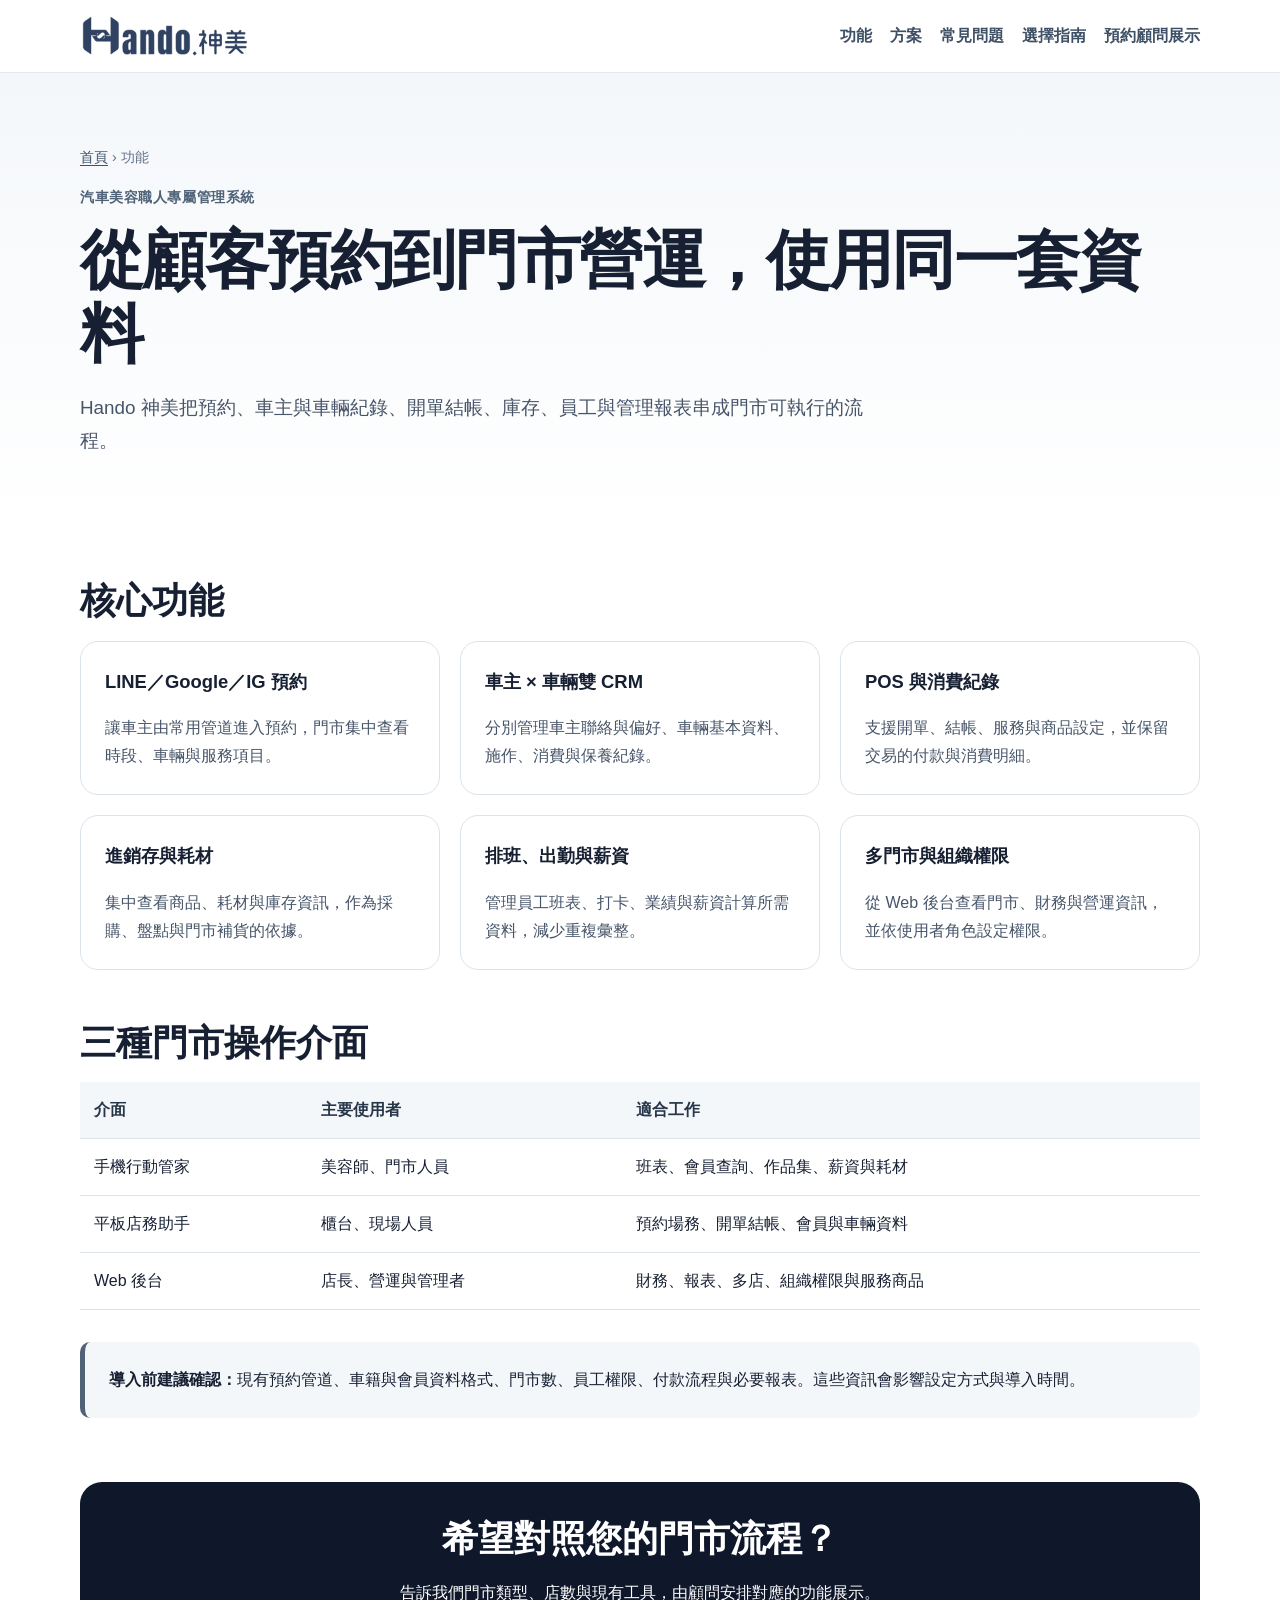
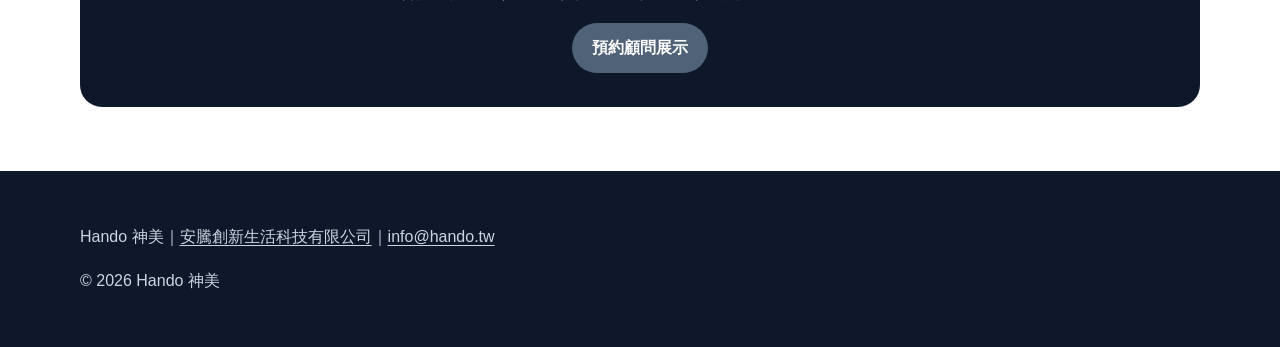
<file: features/index.html>
<!doctype html>
<html lang="zh-Hant-TW">
<head>
  <meta charset="utf-8"><meta name="viewport" content="width=device-width,initial-scale=1">
  <title>Hando 功能｜汽車美容預約、CRM、POS、庫存與多店管理</title>
  <meta name="description" content="查看 Hando 神美汽車美容管理系統功能：LINE／Google／IG 預約、車主與車輛 CRM、POS、進銷存、排班薪資、數位會員與多門市報表。">
  <meta name="robots" content="index,follow,max-image-preview:large,max-snippet:-1"><link rel="canonical" href="https://hando.tw/features/">
  <link rel="stylesheet" href="/seo.css"><link rel="icon" href="/favicon.ico">
  <meta property="og:title" content="Hando 汽車美容管理系統功能"><meta property="og:description" content="從預約、會員車籍到 POS、庫存、員工與多店報表。"><meta property="og:url" content="https://hando.tw/features/"><meta property="og:type" content="website">
  <script type="application/ld+json">{"@context":"https://schema.org","@type":"WebPage","name":"Hando 神美汽車美容管理系統功能","url":"https://hando.tw/features/","dateModified":"2026-07-19","inLanguage":"zh-Hant-TW","about":{"@id":"https://hando.tw/#software"},"breadcrumb":{"@type":"BreadcrumbList","itemListElement":[{"@type":"ListItem","position":1,"name":"首頁","item":"https://hando.tw/"},{"@type":"ListItem","position":2,"name":"功能","item":"https://hando.tw/features/"}]}}</script>
</head>
<body>
  <header class="site-header"><nav class="container nav" aria-label="主要導覽"><a href="/"><img src="/hando-logo-header.png" width="180" height="48" alt="Hando 神美"></a><div class="nav-links"><a href="/features/" aria-current="page">功能</a><a href="/pricing/">方案</a><a href="/faq/">常見問題</a><a href="/guides/auto-detailing-management-system/">選擇指南</a><a href="/#contact">預約顧問展示</a></div></nav></header>
  <main>
    <section class="hero"><div class="container"><div class="breadcrumbs"><a href="/">首頁</a> › 功能</div><p class="eyebrow">汽車美容職人專屬管理系統</p><h1>從顧客預約到門市營運，使用同一套資料</h1><p class="lead">Hando 神美把預約、車主與車輛紀錄、開單結帳、庫存、員工與管理報表串成門市可執行的流程。</p></div></section>
    <div class="container">
      <h2>核心功能</h2>
      <div class="grid">
        <section class="card"><h3>LINE／Google／IG 預約</h3><p>讓車主由常用管道進入預約，門市集中查看時段、車輛與服務項目。</p></section>
        <section class="card"><h3>車主 × 車輛雙 CRM</h3><p>分別管理車主聯絡與偏好、車輛基本資料、施作、消費與保養紀錄。</p></section>
        <section class="card"><h3>POS 與消費紀錄</h3><p>支援開單、結帳、服務與商品設定，並保留交易的付款與消費明細。</p></section>
        <section class="card"><h3>進銷存與耗材</h3><p>集中查看商品、耗材與庫存資訊，作為採購、盤點與門市補貨的依據。</p></section>
        <section class="card"><h3>排班、出勤與薪資</h3><p>管理員工班表、打卡、業績與薪資計算所需資料，減少重複彙整。</p></section>
        <section class="card"><h3>多門市與組織權限</h3><p>從 Web 後台查看門市、財務與營運資訊，並依使用者角色設定權限。</p></section>
      </div>

      <h2>三種門市操作介面</h2>
      <div class="table-wrap"><table><thead><tr><th>介面</th><th>主要使用者</th><th>適合工作</th></tr></thead><tbody><tr><td>手機行動管家</td><td>美容師、門市人員</td><td>班表、會員查詢、作品集、薪資與耗材</td></tr><tr><td>平板店務助手</td><td>櫃台、現場人員</td><td>預約場務、開單結帳、會員與車輛資料</td></tr><tr><td>Web 後台</td><td>店長、營運與管理者</td><td>財務、報表、多店、組織權限與服務商品</td></tr></tbody></table></div>

      <div class="callout"><strong>導入前建議確認：</strong>現有預約管道、車籍與會員資料格式、門市數、員工權限、付款流程與必要報表。這些資訊會影響設定方式與導入時間。</div>
      <section class="cta"><h2>希望對照您的門市流程？</h2><p>告訴我們門市類型、店數與現有工具，由顧問安排對應的功能展示。</p><a class="button" href="/#contact">預約顧問展示</a></section>
    </div>
  </main>
  <footer class="site-footer"><div class="container"><p>Hando 神美｜<a href="/about/">安騰創新生活科技有限公司</a>｜<a href="mailto:info@hando.tw">info@hando.tw</a></p><p>&copy; 2026 Hando 神美</p></div></footer>
</body></html>
</file>
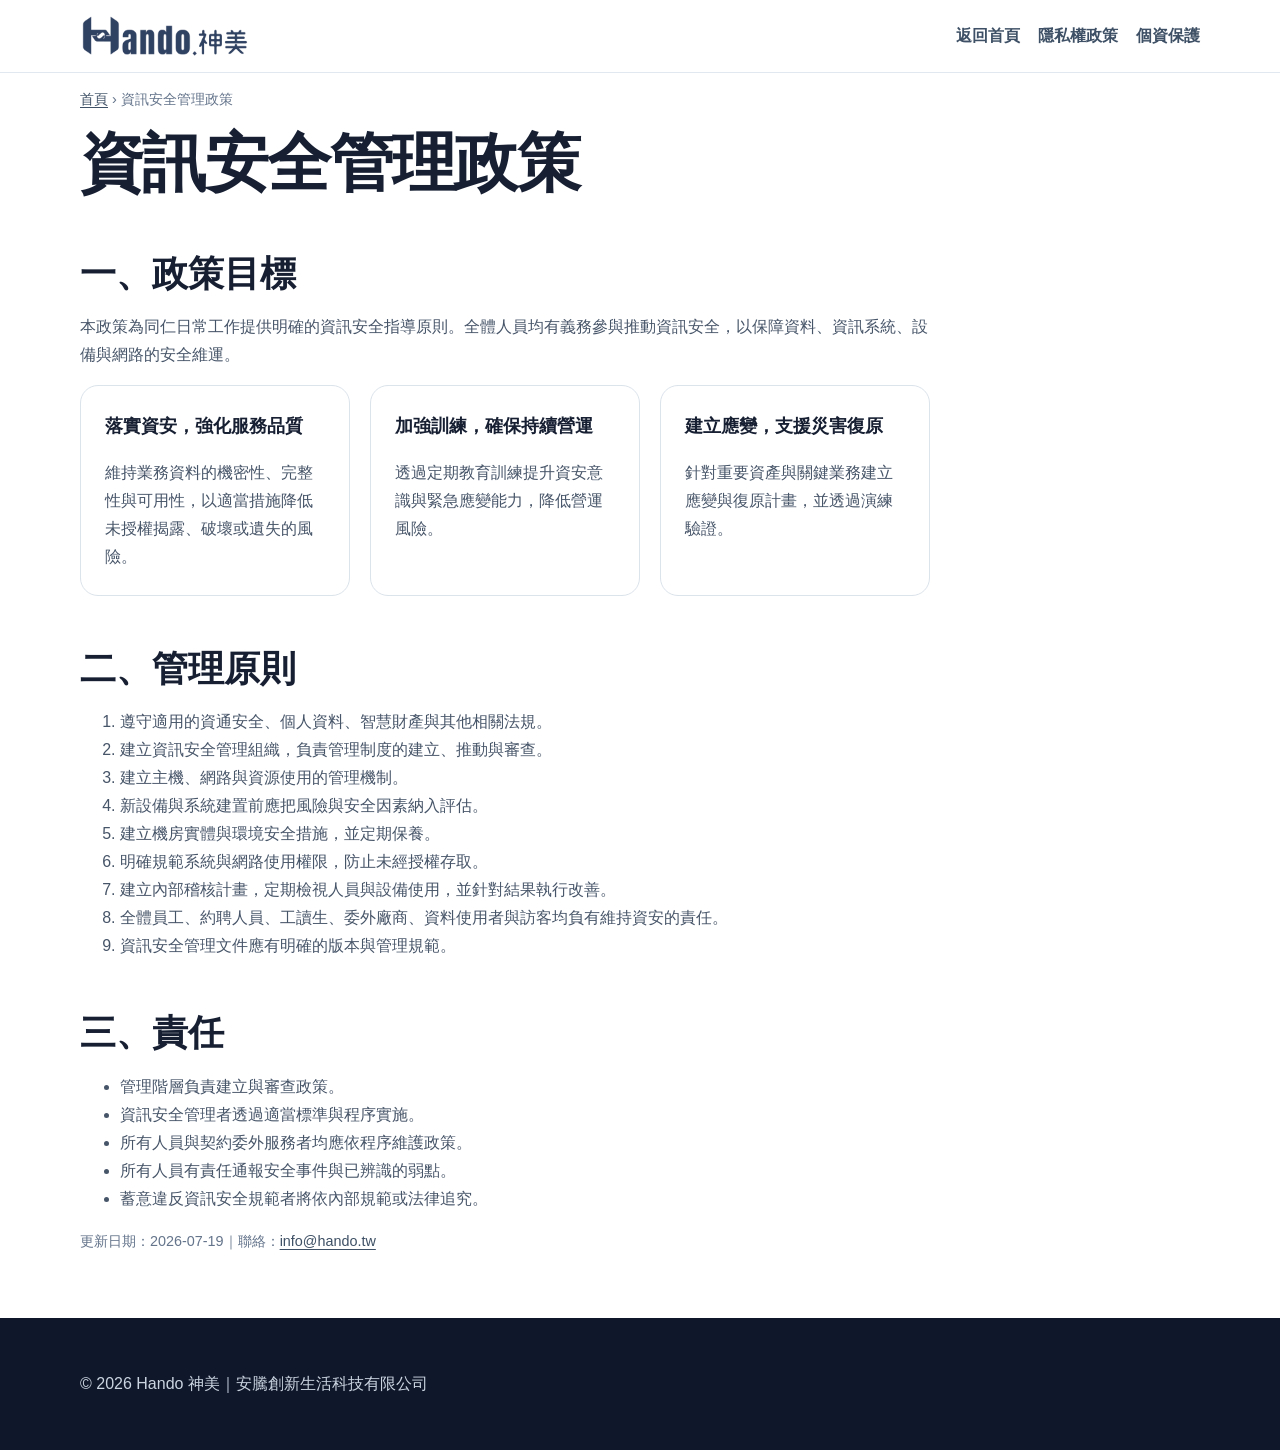
<file: information-security/index.html>
<!doctype html><html lang="zh-Hant-TW"><head><meta charset="utf-8"><meta name="viewport" content="width=device-width,initial-scale=1"><title>資訊安全管理政策｜Hando 神美</title><meta name="description" content="安騰創新生活科技有限公司資訊安全管理目標、法令遵循、存取控制、內部稽核、緊急應變、災害復原、持續營運與人員責任政策。"><meta name="robots" content="index,follow"><link rel="canonical" href="https://hando.tw/information-security/"><link rel="stylesheet" href="/seo.css"></head><body>
<header class="site-header"><nav class="container nav"><a href="/"><img src="/hando-logo-header.png" width="180" height="48" alt="Hando 神美"></a><div class="nav-links"><a href="/">返回首頁</a><a href="/privacy/">隱私權政策</a><a href="/personal-protection/">個資保護</a></div></nav></header>
<main class="container"><article><p class="breadcrumbs"><a href="/">首頁</a> › 資訊安全管理政策</p><h1>資訊安全管理政策</h1>
<h2>一、政策目標</h2><p>本政策為同仁日常工作提供明確的資訊安全指導原則。全體人員均有義務參與推動資訊安全，以保障資料、資訊系統、設備與網路的安全維運。</p>
<div class="grid"><section class="card"><h3>落實資安，強化服務品質</h3><p>維持業務資料的機密性、完整性與可用性，以適當措施降低未授權揭露、破壞或遺失的風險。</p></section><section class="card"><h3>加強訓練，確保持續營運</h3><p>透過定期教育訓練提升資安意識與緊急應變能力，降低營運風險。</p></section><section class="card"><h3>建立應變，支援災害復原</h3><p>針對重要資產與關鍵業務建立應變與復原計畫，並透過演練驗證。</p></section></div>
<h2>二、管理原則</h2><ol><li>遵守適用的資通安全、個人資料、智慧財產與其他相關法規。</li><li>建立資訊安全管理組織，負責管理制度的建立、推動與審查。</li><li>建立主機、網路與資源使用的管理機制。</li><li>新設備與系統建置前應把風險與安全因素納入評估。</li><li>建立機房實體與環境安全措施，並定期保養。</li><li>明確規範系統與網路使用權限，防止未經授權存取。</li><li>建立內部稽核計畫，定期檢視人員與設備使用，並針對結果執行改善。</li><li>全體員工、約聘人員、工讀生、委外廠商、資料使用者與訪客均負有維持資安的責任。</li><li>資訊安全管理文件應有明確的版本與管理規範。</li></ol>
<h2>三、責任</h2><ul><li>管理階層負責建立與審查政策。</li><li>資訊安全管理者透過適當標準與程序實施。</li><li>所有人員與契約委外服務者均應依程序維護政策。</li><li>所有人員有責任通報安全事件與已辨識的弱點。</li><li>蓄意違反資訊安全規範者將依內部規範或法律追究。</li></ul><p class="meta">更新日期：2026-07-19｜聯絡：<a href="mailto:info@hando.tw">info@hando.tw</a></p></article></main><footer class="site-footer"><div class="container"><p>&copy; 2026 Hando 神美｜安騰創新生活科技有限公司</p></div></footer></body></html>
</file>
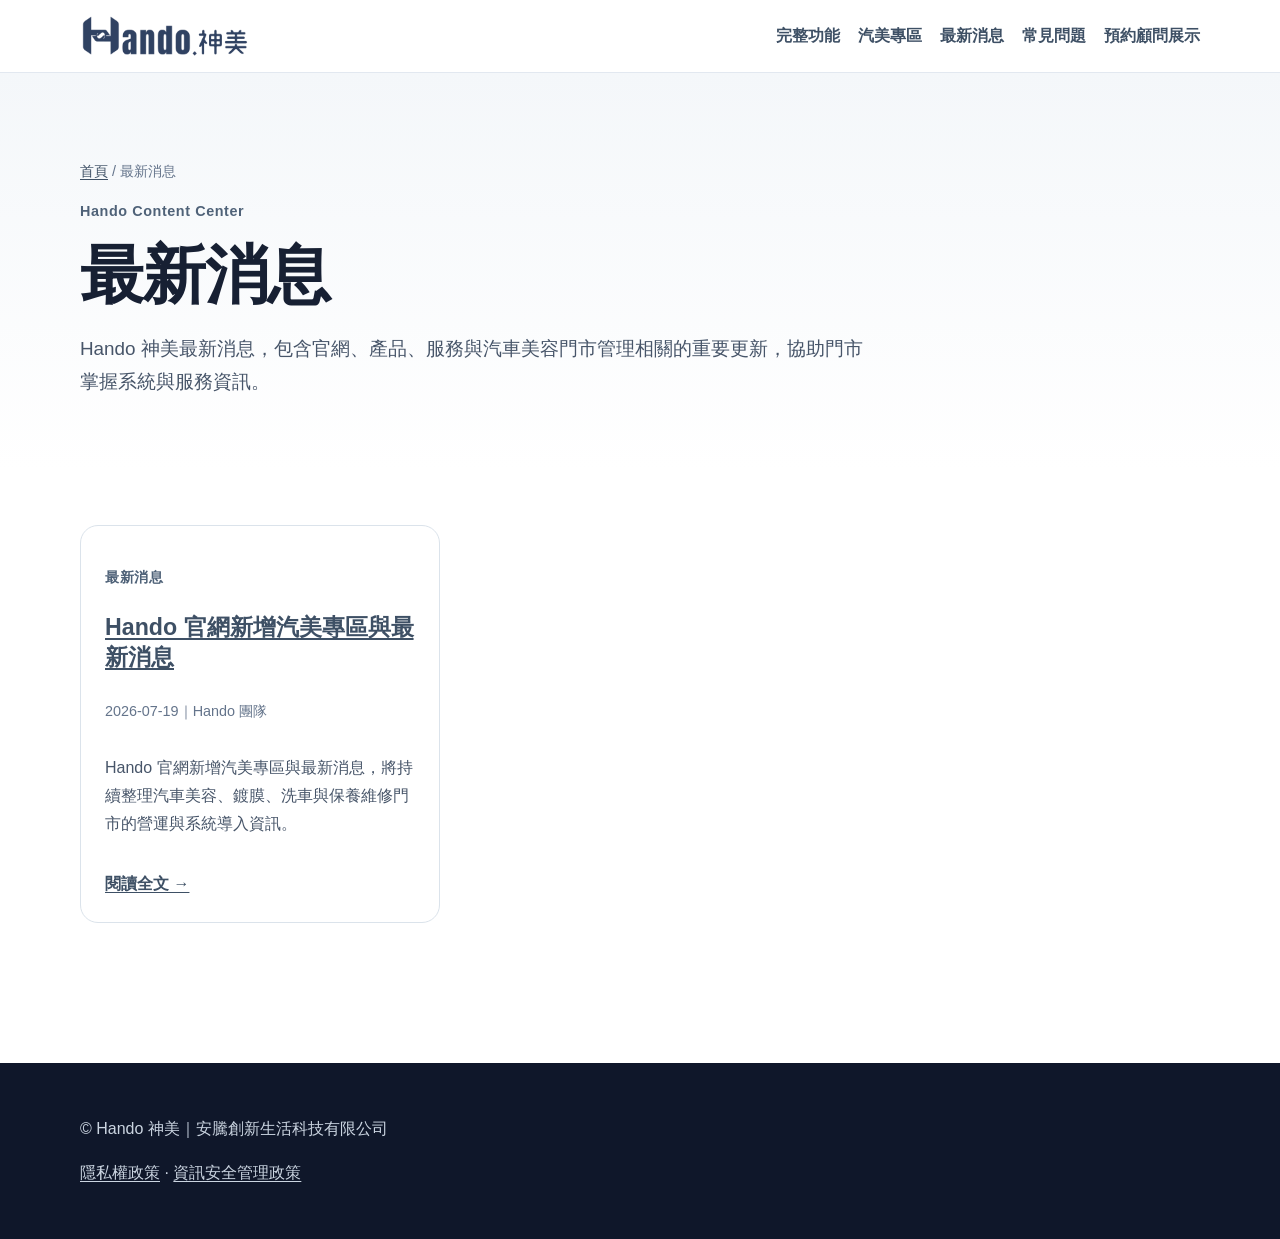
<file: news/index.html>
<!doctype html>
<html lang="zh-Hant-TW">
<head>
  <meta charset="UTF-8" />
  <meta name="viewport" content="width=device-width, initial-scale=1.0" />
  <title>最新消息｜汽車美容門市管理與系統資訊｜Hando 神美</title>
  <meta name="description" content="Hando 神美最新消息，包含官網、產品、服務與汽車美容門市管理相關的重要更新，協助門市掌握系統與服務資訊。" />
  <meta name="robots" content="index,follow,max-image-preview:large,max-snippet:-1,max-video-preview:-1" />
  <link rel="canonical" href="https://hando.tw/news/" />
  <meta property="og:locale" content="zh_TW" />
  <meta property="og:type" content="website" />
  <meta property="og:site_name" content="Hando 神美" />
  <meta property="og:title" content="最新消息｜汽車美容門市管理與系統資訊｜Hando 神美" />
  <meta property="og:description" content="Hando 神美最新消息，包含官網、產品、服務與汽車美容門市管理相關的重要更新，協助門市掌握系統與服務資訊。" />
  <meta property="og:url" content="https://hando.tw/news/" />
  <meta property="og:image" content="https://hando.tw/og-image.webp" />
  <meta name="twitter:card" content="summary_large_image" />
  <link rel="icon" href="/favicon.ico" />
  <link rel="stylesheet" href="/seo.css" />
  <script type="application/ld+json">{"@context":"https://schema.org","@type":"CollectionPage","name":"最新消息","description":"Hando 神美最新消息，包含官網、產品、服務與汽車美容門市管理相關的重要更新，協助門市掌握系統與服務資訊。","url":"https://hando.tw/news/","inLanguage":"zh-Hant-TW","mainEntity":{"@type":"ItemList","itemListElement":[{"@type":"ListItem","position":1,"url":"https://hando.tw/news/hando-content-center-launch/","name":"Hando 官網新增汽美專區與最新消息"}]}}</script>
</head>
<body>
  <header class="site-header"><nav class="container nav" aria-label="主要導覽"><a href="/" aria-label="Hando 神美首頁"><img src="/hando-logo-header.png" width="170" height="45" alt="Hando 神美" /></a><div class="nav-links"><a href="/features/">完整功能</a><a href="/articles/">汽美專區</a><a href="/news/">最新消息</a><a href="/faq/">常見問題</a><a href="/#contact">預約顧問展示</a></div></nav></header>
<main><section class="hero"><div class="container"><p class="breadcrumbs"><a href="/">首頁</a> / 最新消息</p><p class="eyebrow">Hando Content Center</p><h1>最新消息</h1><p class="lead">Hando 神美最新消息，包含官網、產品、服務與汽車美容門市管理相關的重要更新，協助門市掌握系統與服務資訊。</p></div></section><section class="container content-list"><div class="grid"><article class="card"><p class="eyebrow">最新消息</p><h2><a href="/news/hando-content-center-launch/">Hando 官網新增汽美專區與最新消息</a></h2><p class="meta"><time datetime="2026-07-19">2026-07-19</time>｜Hando 團隊</p><p>Hando 官網新增汽美專區與最新消息，將持續整理汽車美容、鍍膜、洗車與保養維修門市的營運與系統導入資訊。</p><p><a class="read-more" href="/news/hando-content-center-launch/">閱讀全文<span aria-hidden="true"> →</span></a></p></article></div></section></main>
  <footer class="site-footer"><div class="container"><p>© Hando 神美｜安騰創新生活科技有限公司</p><p><a href="/privacy/">隱私權政策</a> · <a href="/information-security/">資訊安全管理政策</a></p></div></footer>
</body>
</html>
</file>
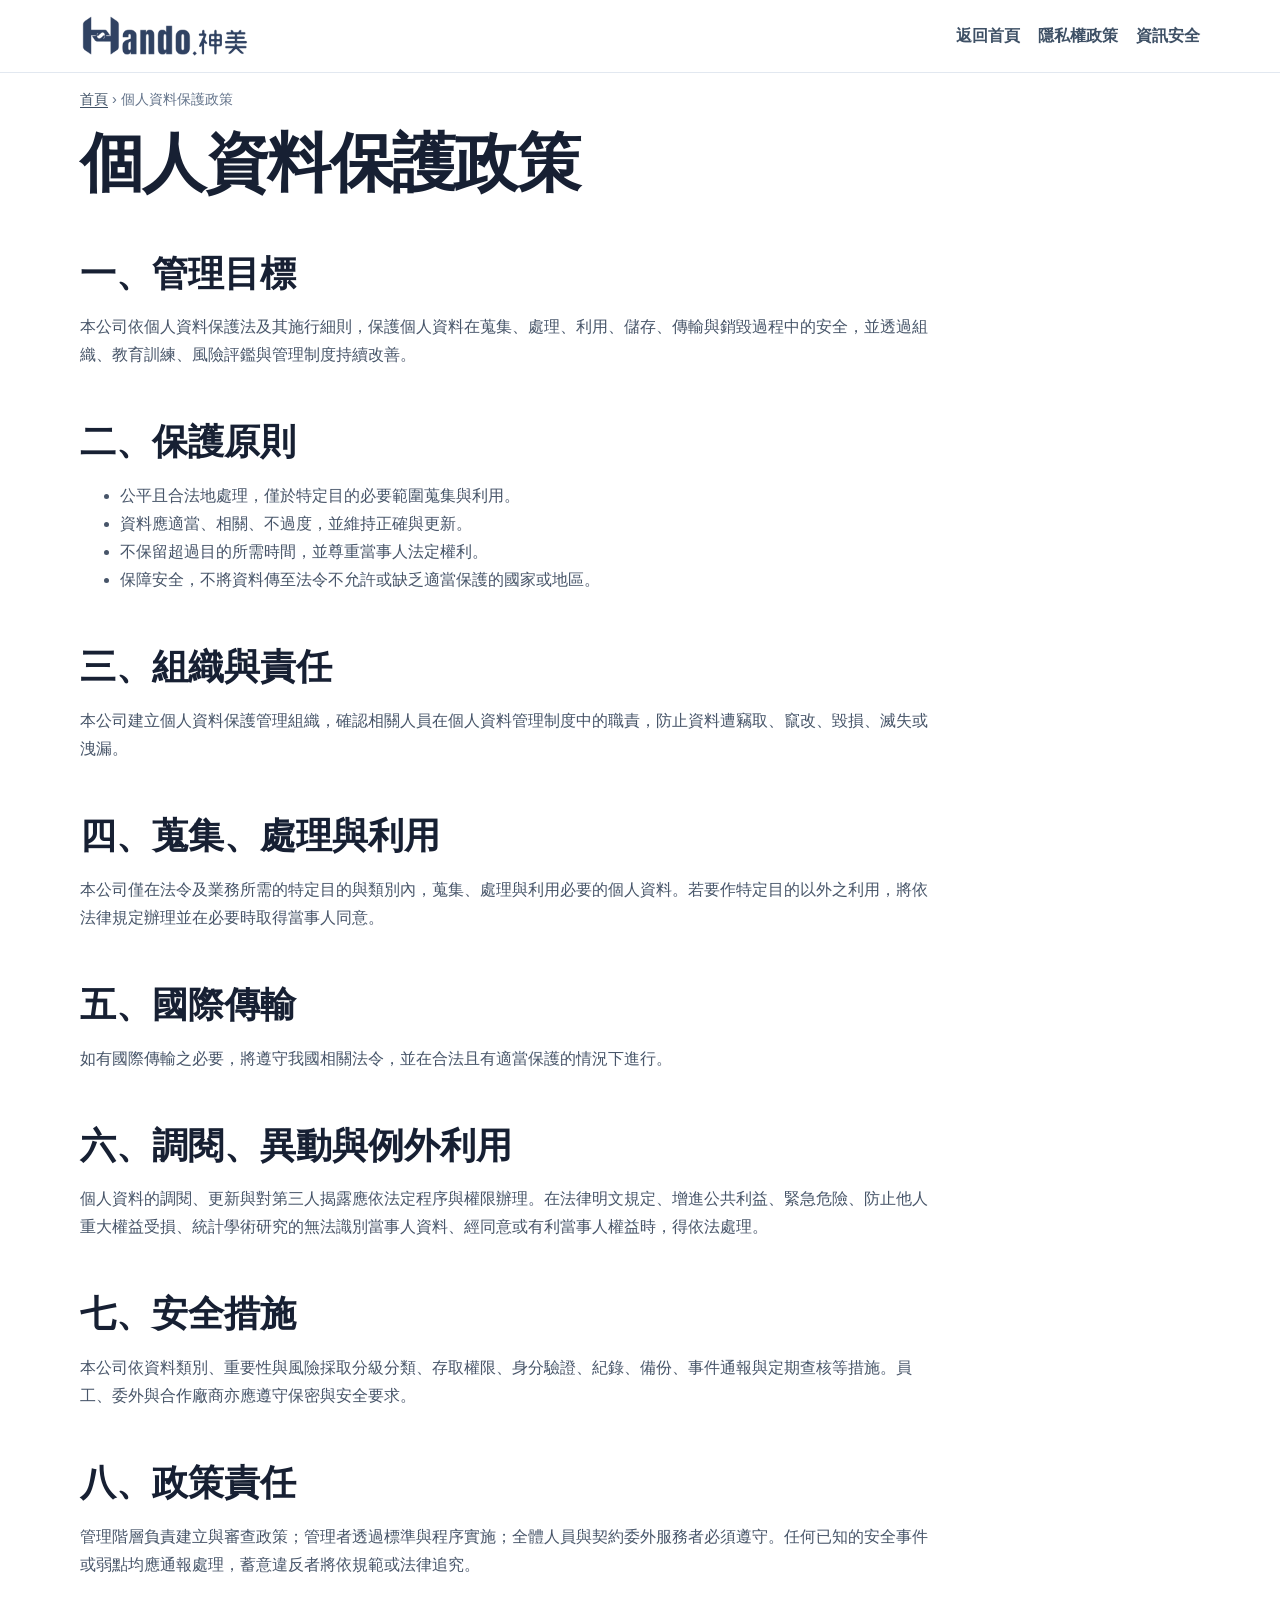
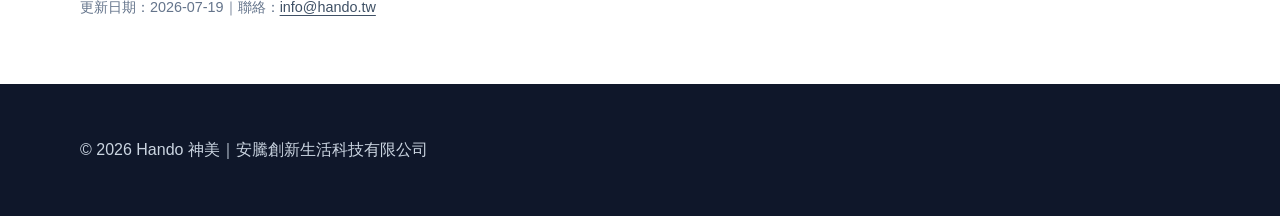
<file: personal-protection/index.html>
<!doctype html><html lang="zh-Hant-TW"><head><meta charset="utf-8"><meta name="viewport" content="width=device-width,initial-scale=1"><title>個人資料保護政策｜Hando 神美</title><meta name="description" content="安騰創新生活科技有限公司個人資料保護目標、管理組織、蒐集與處理、資料利用、國際傳輸、調閱異動、安全保護與人員責任政策。"><meta name="robots" content="index,follow"><link rel="canonical" href="https://hando.tw/personal-protection/"><link rel="stylesheet" href="/seo.css"></head><body>
<header class="site-header"><nav class="container nav"><a href="/"><img src="/hando-logo-header.png" width="180" height="48" alt="Hando 神美"></a><div class="nav-links"><a href="/">返回首頁</a><a href="/privacy/">隱私權政策</a><a href="/information-security/">資訊安全</a></div></nav></header>
<main class="container"><article><p class="breadcrumbs"><a href="/">首頁</a> › 個人資料保護政策</p><h1>個人資料保護政策</h1>
<h2>一、管理目標</h2><p>本公司依個人資料保護法及其施行細則，保護個人資料在蒐集、處理、利用、儲存、傳輸與銷毀過程中的安全，並透過組織、教育訓練、風險評鑑與管理制度持續改善。</p>
<h2>二、保護原則</h2><ul><li>公平且合法地處理，僅於特定目的必要範圍蒐集與利用。</li><li>資料應適當、相關、不過度，並維持正確與更新。</li><li>不保留超過目的所需時間，並尊重當事人法定權利。</li><li>保障安全，不將資料傳至法令不允許或缺乏適當保護的國家或地區。</li></ul>
<h2>三、組織與責任</h2><p>本公司建立個人資料保護管理組織，確認相關人員在個人資料管理制度中的職責，防止資料遭竊取、竄改、毀損、滅失或洩漏。</p>
<h2>四、蒐集、處理與利用</h2><p>本公司僅在法令及業務所需的特定目的與類別內，蒐集、處理與利用必要的個人資料。若要作特定目的以外之利用，將依法律規定辦理並在必要時取得當事人同意。</p>
<h2>五、國際傳輸</h2><p>如有國際傳輸之必要，將遵守我國相關法令，並在合法且有適當保護的情況下進行。</p>
<h2>六、調閱、異動與例外利用</h2><p>個人資料的調閱、更新與對第三人揭露應依法定程序與權限辦理。在法律明文規定、增進公共利益、緊急危險、防止他人重大權益受損、統計學術研究的無法識別當事人資料、經同意或有利當事人權益時，得依法處理。</p>
<h2>七、安全措施</h2><p>本公司依資料類別、重要性與風險採取分級分類、存取權限、身分驗證、紀錄、備份、事件通報與定期查核等措施。員工、委外與合作廠商亦應遵守保密與安全要求。</p>
<h2>八、政策責任</h2><p>管理階層負責建立與審查政策；管理者透過標準與程序實施；全體人員與契約委外服務者必須遵守。任何已知的安全事件或弱點均應通報處理，蓄意違反者將依規範或法律追究。</p><p class="meta">更新日期：2026-07-19｜聯絡：<a href="mailto:info@hando.tw">info@hando.tw</a></p></article></main><footer class="site-footer"><div class="container"><p>&copy; 2026 Hando 神美｜安騰創新生活科技有限公司</p></div></footer></body></html>
</file>
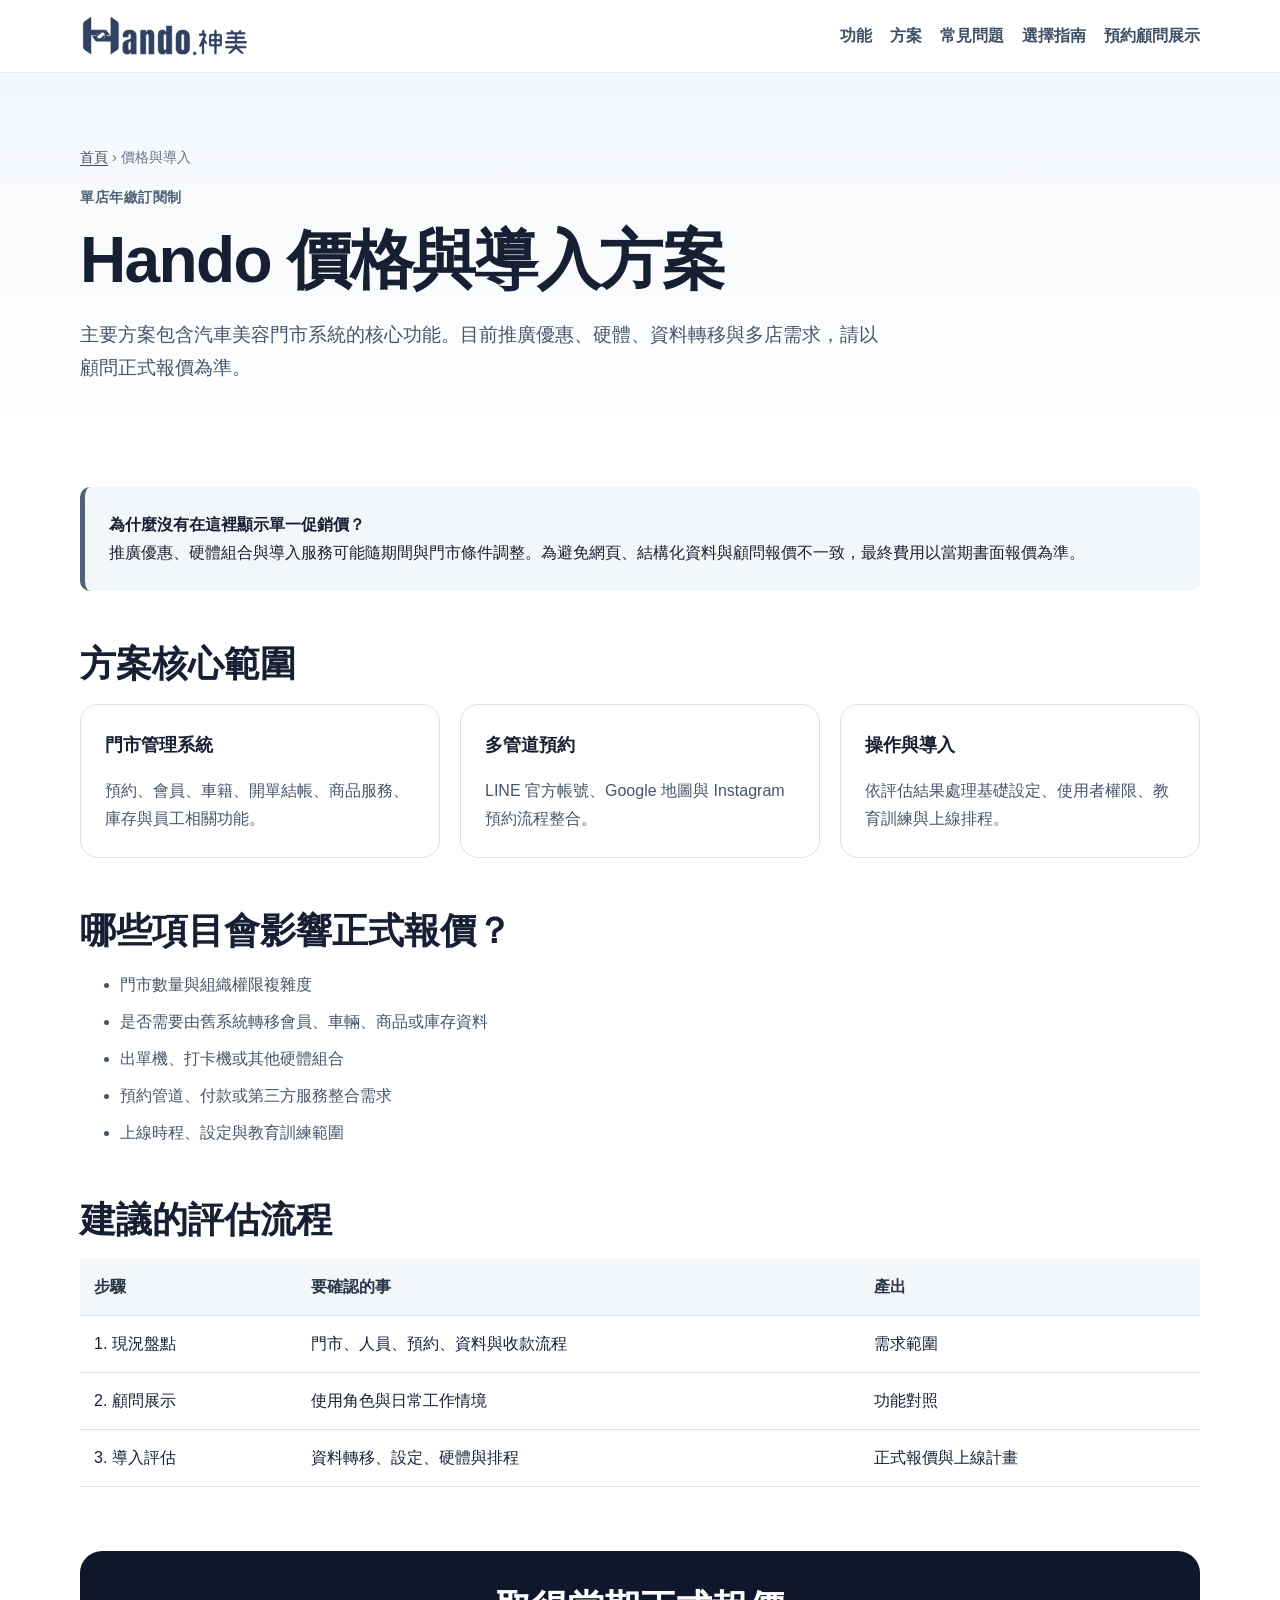
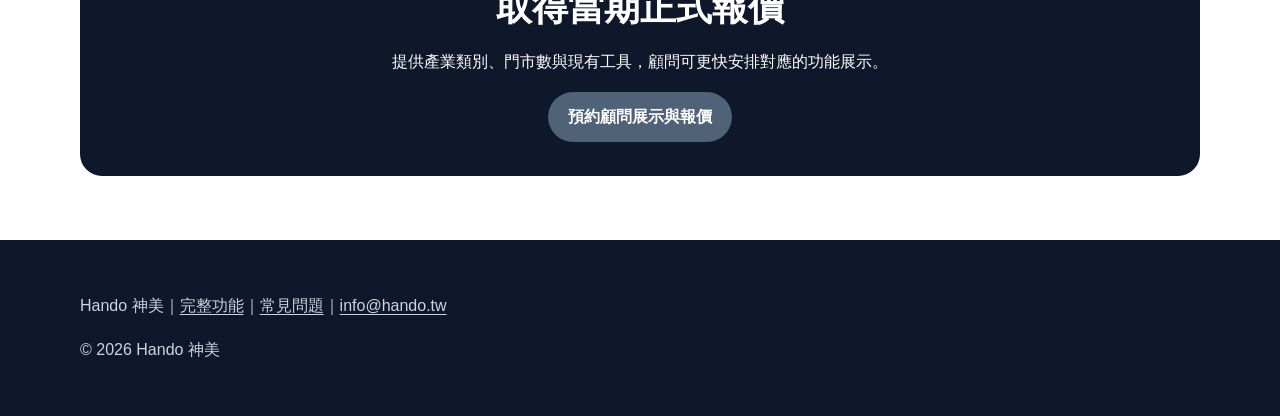
<file: pricing/index.html>
<!doctype html><html lang="zh-Hant-TW"><head>
<meta charset="utf-8"><meta name="viewport" content="width=device-width,initial-scale=1">
<title>Hando 價格與導入方案｜汽車美容管理系統</title>
<meta name="description" content="Hando 神美採單店年繳訂閱制。了解完整功能、導入評估項目、多店、資料轉移、硬體與推廣優惠報價方式。">
<meta name="robots" content="index,follow,max-snippet:-1"><link rel="canonical" href="https://hando.tw/pricing/"><link rel="stylesheet" href="/seo.css"><link rel="icon" href="/favicon.ico">
<meta property="og:title" content="Hando 價格與導入方案"><meta property="og:description" content="單店年繳訂閱制；實際費用依門市、資料轉移、硬體與整合需求報價。"><meta property="og:url" content="https://hando.tw/pricing/"><meta property="og:type" content="website">
<script type="application/ld+json">{"@context":"https://schema.org","@type":"WebPage","name":"Hando 價格與導入方案","url":"https://hando.tw/pricing/","dateModified":"2026-07-19","inLanguage":"zh-Hant-TW","about":{"@id":"https://hando.tw/#software"},"breadcrumb":{"@type":"BreadcrumbList","itemListElement":[{"@type":"ListItem","position":1,"name":"首頁","item":"https://hando.tw/"},{"@type":"ListItem","position":2,"name":"價格與導入","item":"https://hando.tw/pricing/"}]}}</script>
</head><body>
<header class="site-header"><nav class="container nav" aria-label="主要導覽"><a href="/"><img src="/hando-logo-header.png" width="180" height="48" alt="Hando 神美"></a><div class="nav-links"><a href="/features/">功能</a><a href="/pricing/" aria-current="page">方案</a><a href="/faq/">常見問題</a><a href="/guides/auto-detailing-management-system/">選擇指南</a><a href="/#contact">預約顧問展示</a></div></nav></header>
<main><section class="hero"><div class="container"><div class="breadcrumbs"><a href="/">首頁</a> › 價格與導入</div><p class="eyebrow">單店年繳訂閱制</p><h1>Hando 價格與導入方案</h1><p class="lead">主要方案包含汽車美容門市系統的核心功能。目前推廣優惠、硬體、資料轉移與多店需求，請以顧問正式報價為準。</p></div></section>
<div class="container"><div class="callout"><strong>為什麼沒有在這裡顯示單一促銷價？</strong><br>推廣優惠、硬體組合與導入服務可能隨期間與門市條件調整。為避免網頁、結構化資料與顧問報價不一致，最終費用以當期書面報價為準。</div>
<h2>方案核心範圍</h2><div class="grid"><section class="card"><h3>門市管理系統</h3><p>預約、會員、車籍、開單結帳、商品服務、庫存與員工相關功能。</p></section><section class="card"><h3>多管道預約</h3><p>LINE 官方帳號、Google 地圖與 Instagram 預約流程整合。</p></section><section class="card"><h3>操作與導入</h3><p>依評估結果處理基礎設定、使用者權限、教育訓練與上線排程。</p></section></div>
<h2>哪些項目會影響正式報價？</h2><ul class="checklist"><li>門市數量與組織權限複雜度</li><li>是否需要由舊系統轉移會員、車輛、商品或庫存資料</li><li>出單機、打卡機或其他硬體組合</li><li>預約管道、付款或第三方服務整合需求</li><li>上線時程、設定與教育訓練範圍</li></ul>
<h2>建議的評估流程</h2><div class="table-wrap"><table><thead><tr><th>步驟</th><th>要確認的事</th><th>產出</th></tr></thead><tbody><tr><td>1. 現況盤點</td><td>門市、人員、預約、資料與收款流程</td><td>需求範圍</td></tr><tr><td>2. 顧問展示</td><td>使用角色與日常工作情境</td><td>功能對照</td></tr><tr><td>3. 導入評估</td><td>資料轉移、設定、硬體與排程</td><td>正式報價與上線計畫</td></tr></tbody></table></div>
<section class="cta"><h2>取得當期正式報價</h2><p>提供產業類別、門市數與現有工具，顧問可更快安排對應的功能展示。</p><a class="button" href="/#contact">預約顧問展示與報價</a></section></div></main>
<footer class="site-footer"><div class="container"><p>Hando 神美｜<a href="/features/">完整功能</a>｜<a href="/faq/">常見問題</a>｜<a href="mailto:info@hando.tw">info@hando.tw</a></p><p>&copy; 2026 Hando 神美</p></div></footer>
</body></html>
</file>
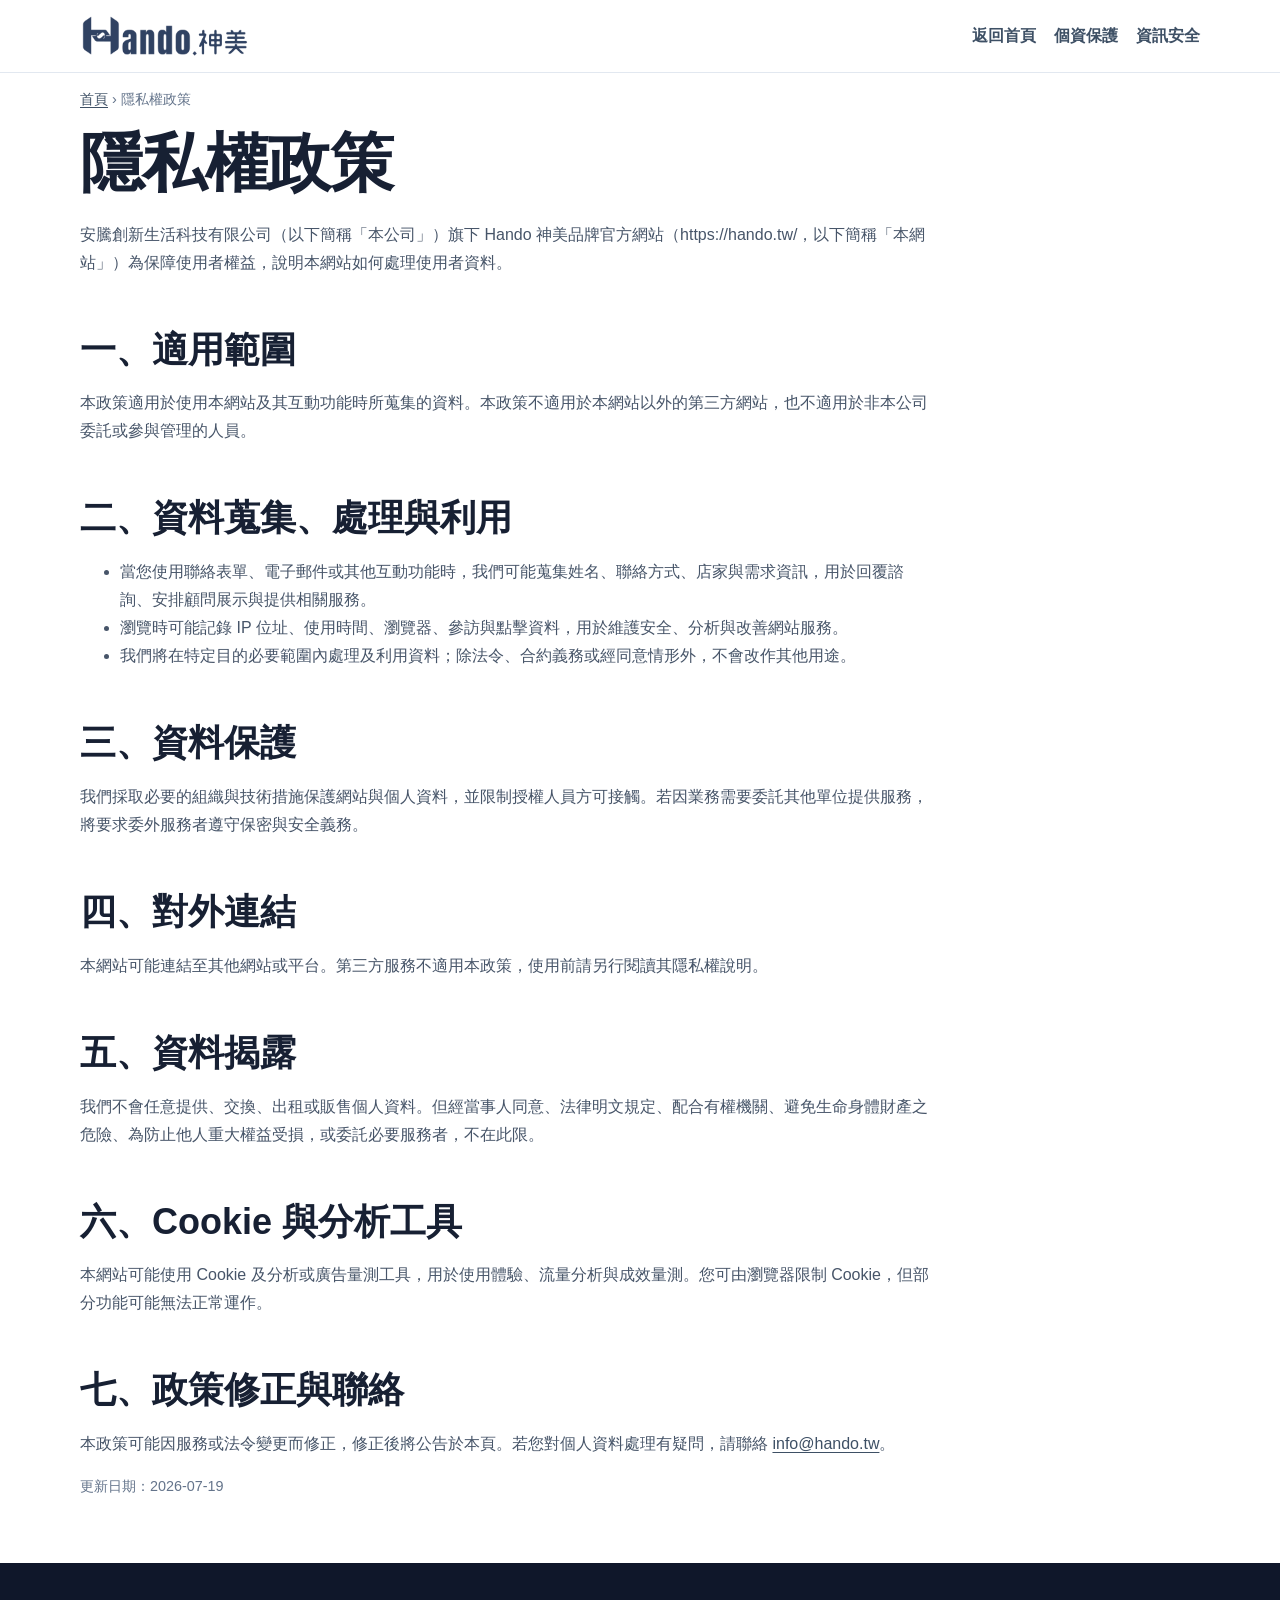
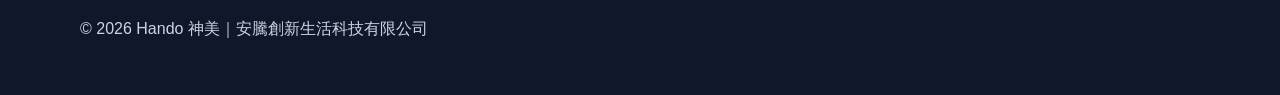
<file: privacy/index.html>
<!doctype html><html lang="zh-Hant-TW"><head><meta charset="utf-8"><meta name="viewport" content="width=device-width,initial-scale=1"><title>隱私權政策｜Hando 神美</title><meta name="description" content="Hando 神美官方網站隱私權政策，說明個人資料蒐集、處理、利用、保護、Cookie 與第三方連結原則。"><meta name="robots" content="index,follow"><link rel="canonical" href="https://hando.tw/privacy/"><link rel="stylesheet" href="/seo.css"><script type="application/ld+json">{"@context":"https://schema.org","@type":"WebPage","name":"Hando 神美隱私權政策","url":"https://hando.tw/privacy/","dateModified":"2026-07-19","inLanguage":"zh-Hant-TW"}</script></head><body>
<header class="site-header"><nav class="container nav"><a href="/"><img src="/hando-logo-header.png" width="180" height="48" alt="Hando 神美"></a><div class="nav-links"><a href="/">返回首頁</a><a href="/personal-protection/">個資保護</a><a href="/information-security/">資訊安全</a></div></nav></header>
<main class="container"><article><p class="breadcrumbs"><a href="/">首頁</a> › 隱私權政策</p><h1>隱私權政策</h1><p>安騰創新生活科技有限公司（以下簡稱「本公司」）旗下 Hando 神美品牌官方網站（https://hando.tw/，以下簡稱「本網站」）為保障使用者權益，說明本網站如何處理使用者資料。</p>
<h2>一、適用範圍</h2><p>本政策適用於使用本網站及其互動功能時所蒐集的資料。本政策不適用於本網站以外的第三方網站，也不適用於非本公司委託或參與管理的人員。</p>
<h2>二、資料蒐集、處理與利用</h2><ul><li>當您使用聯絡表單、電子郵件或其他互動功能時，我們可能蒐集姓名、聯絡方式、店家與需求資訊，用於回覆諮詢、安排顧問展示與提供相關服務。</li><li>瀏覽時可能記錄 IP 位址、使用時間、瀏覽器、參訪與點擊資料，用於維護安全、分析與改善網站服務。</li><li>我們將在特定目的必要範圍內處理及利用資料；除法令、合約義務或經同意情形外，不會改作其他用途。</li></ul>
<h2>三、資料保護</h2><p>我們採取必要的組織與技術措施保護網站與個人資料，並限制授權人員方可接觸。若因業務需要委託其他單位提供服務，將要求委外服務者遵守保密與安全義務。</p>
<h2>四、對外連結</h2><p>本網站可能連結至其他網站或平台。第三方服務不適用本政策，使用前請另行閱讀其隱私權說明。</p>
<h2>五、資料揭露</h2><p>我們不會任意提供、交換、出租或販售個人資料。但經當事人同意、法律明文規定、配合有權機關、避免生命身體財產之危險、為防止他人重大權益受損，或委託必要服務者，不在此限。</p>
<h2>六、Cookie 與分析工具</h2><p>本網站可能使用 Cookie 及分析或廣告量測工具，用於使用體驗、流量分析與成效量測。您可由瀏覽器限制 Cookie，但部分功能可能無法正常運作。</p>
<h2>七、政策修正與聯絡</h2><p>本政策可能因服務或法令變更而修正，修正後將公告於本頁。若您對個人資料處理有疑問，請聯絡 <a href="mailto:info@hando.tw">info@hando.tw</a>。</p><p class="meta">更新日期：2026-07-19</p></article></main><footer class="site-footer"><div class="container"><p>&copy; 2026 Hando 神美｜安騰創新生活科技有限公司</p></div></footer></body></html>
</file>
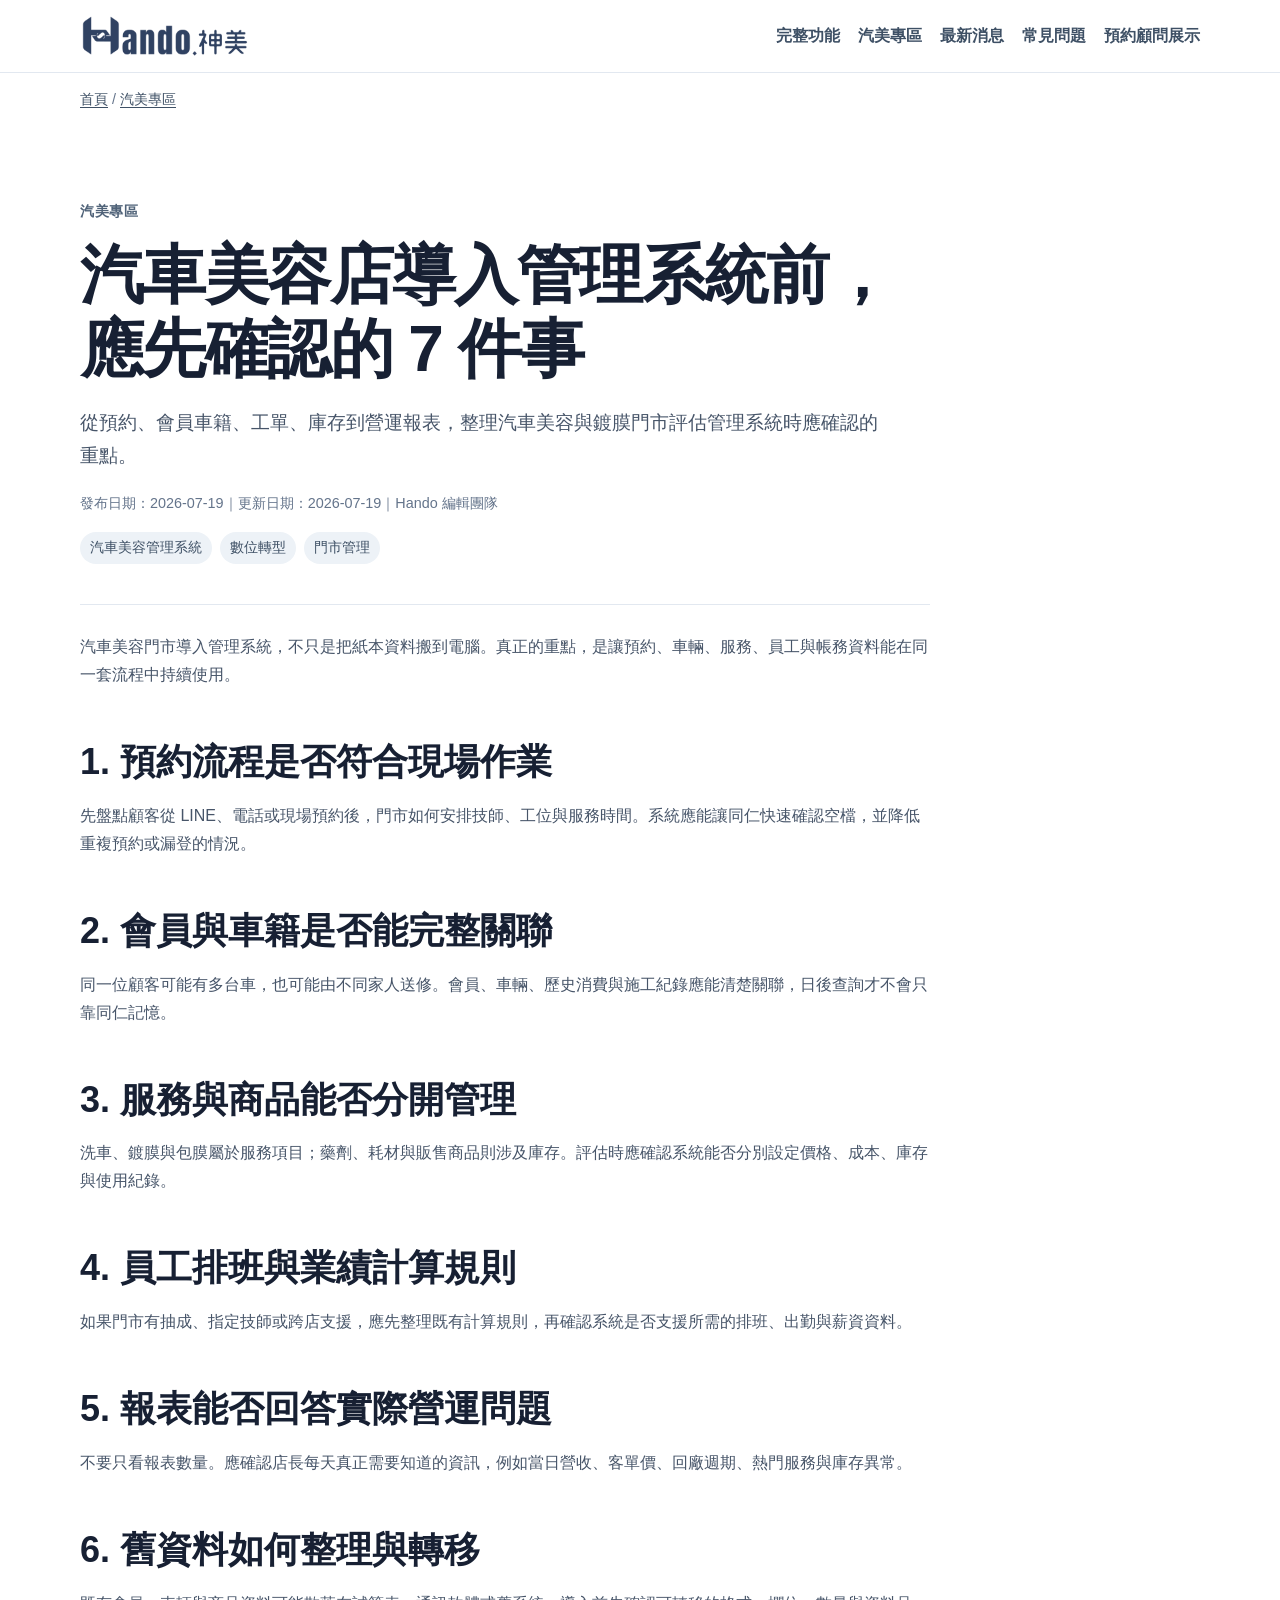
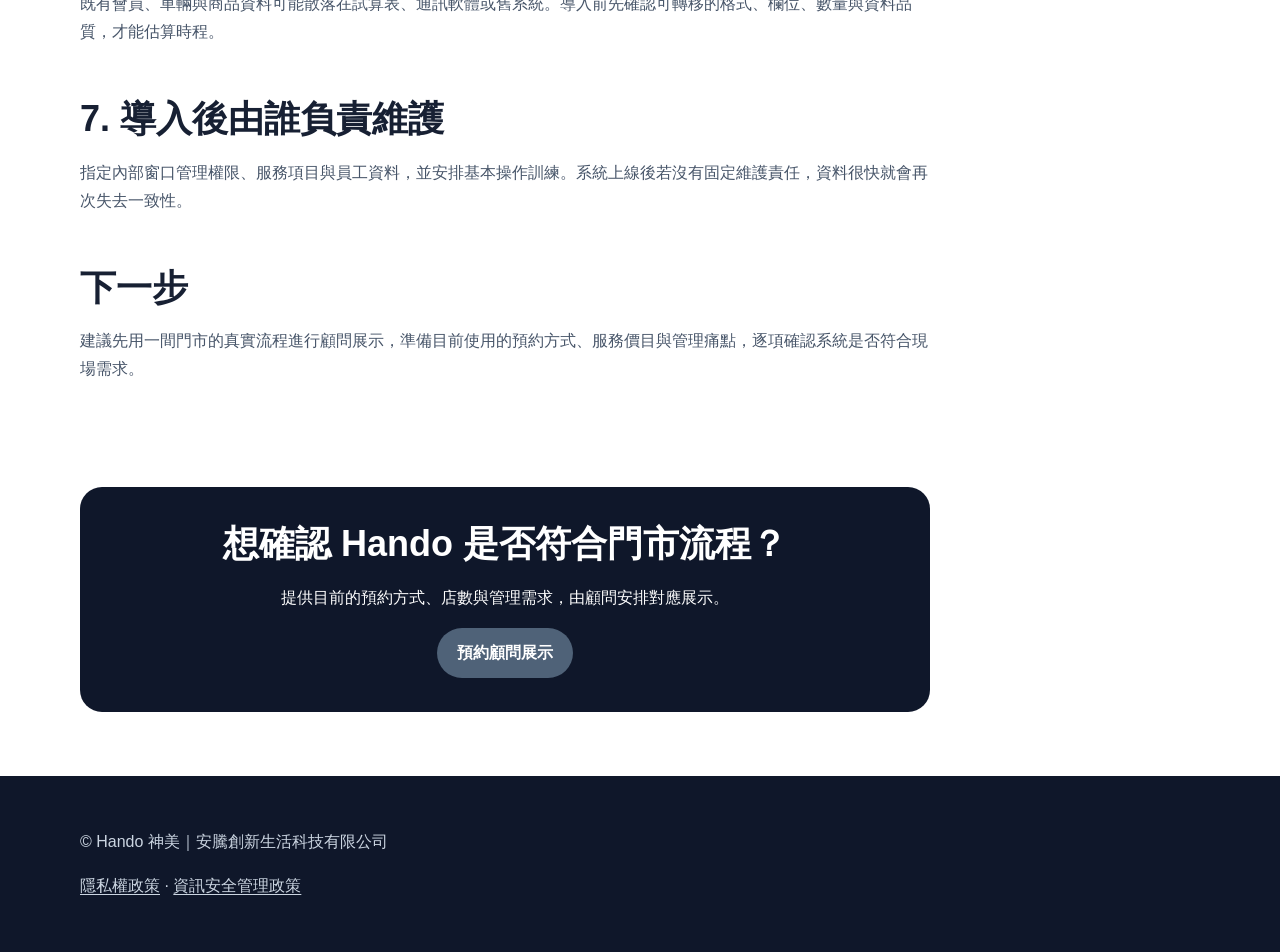
<file: articles/auto-detailing-system-checklist/index.html>
<!doctype html>
<html lang="zh-Hant-TW">
<head>
  <meta charset="UTF-8" />
  <meta name="viewport" content="width=device-width, initial-scale=1.0" />
  <title>汽車美容店導入管理系統前應確認的 7 件事｜Hando 神美</title>
  <meta name="description" content="汽車美容、鍍膜與洗車門市在導入管理系統前，應確認預約、會員車籍、工單、庫存、員工、報表與資料轉移等七項重點。" />
  <meta name="robots" content="index,follow,max-image-preview:large,max-snippet:-1,max-video-preview:-1" />
  <link rel="canonical" href="https://hando.tw/articles/auto-detailing-system-checklist/" />
  <meta property="og:locale" content="zh_TW" />
  <meta property="og:type" content="article" />
  <meta property="og:site_name" content="Hando 神美" />
  <meta property="og:title" content="汽車美容店導入管理系統前應確認的 7 件事｜Hando 神美" />
  <meta property="og:description" content="汽車美容、鍍膜與洗車門市在導入管理系統前，應確認預約、會員車籍、工單、庫存、員工、報表與資料轉移等七項重點。" />
  <meta property="og:url" content="https://hando.tw/articles/auto-detailing-system-checklist/" />
  <meta property="og:image" content="https://hando.tw/og-image.webp" />
  <meta name="twitter:card" content="summary_large_image" />
  <link rel="icon" href="/favicon.ico" />
  <link rel="stylesheet" href="/seo.css" />
  <script type="application/ld+json">{"@context":"https://schema.org","@graph":[{"@type":"Article","headline":"汽車美容店導入管理系統前，應先確認的 7 件事","description":"從預約、會員車籍、工單、庫存到營運報表，整理汽車美容與鍍膜門市評估管理系統時應確認的重點。","datePublished":"2026-07-19","dateModified":"2026-07-19","author":{"@type":"Organization","name":"Hando 編輯團隊"},"publisher":{"@type":"Organization","name":"Hando 神美","url":"https://hando.tw/","logo":{"@type":"ImageObject","url":"https://hando.tw/hando-logo-header.png"}},"image":"https://hando.tw/og-image.webp","mainEntityOfPage":"https://hando.tw/articles/auto-detailing-system-checklist/","inLanguage":"zh-Hant-TW","keywords":"汽車美容管理系統, 數位轉型, 門市管理"},{"@type":"BreadcrumbList","itemListElement":[{"@type":"ListItem","position":1,"name":"首頁","item":"https://hando.tw/"},{"@type":"ListItem","position":2,"name":"汽美專區","item":"https://hando.tw/articles/"},{"@type":"ListItem","position":3,"name":"汽車美容店導入管理系統前，應先確認的 7 件事","item":"https://hando.tw/articles/auto-detailing-system-checklist/"}]}]}</script>
</head>
<body>
  <header class="site-header"><nav class="container nav" aria-label="主要導覽"><a href="/" aria-label="Hando 神美首頁"><img src="/hando-logo-header.png" width="170" height="45" alt="Hando 神美" /></a><div class="nav-links"><a href="/features/">完整功能</a><a href="/articles/">汽美專區</a><a href="/news/">最新消息</a><a href="/faq/">常見問題</a><a href="/#contact">預約顧問展示</a></div></nav></header>
<main class="container"><article><p class="breadcrumbs"><a href="/">首頁</a> / <a href="/articles/">汽美專區</a></p><header class="article-header"><p class="eyebrow">汽美專區</p><h1>汽車美容店導入管理系統前，應先確認的 7 件事</h1><p class="lead">從預約、會員車籍、工單、庫存到營運報表，整理汽車美容與鍍膜門市評估管理系統時應確認的重點。</p><p class="meta">發布日期：<time datetime="2026-07-19">2026-07-19</time>｜更新日期：<time datetime="2026-07-19">2026-07-19</time>｜Hando 編輯團隊</p><p class="tags"><span class="tag">汽車美容管理系統</span> <span class="tag">數位轉型</span> <span class="tag">門市管理</span></p></header><div class="article-body"><p>汽車美容門市導入管理系統，不只是把紙本資料搬到電腦。真正的重點，是讓預約、車輛、服務、員工與帳務資料能在同一套流程中持續使用。</p>
<h2>1. 預約流程是否符合現場作業</h2>
<p>先盤點顧客從 LINE、電話或現場預約後，門市如何安排技師、工位與服務時間。系統應能讓同仁快速確認空檔，並降低重複預約或漏登的情況。</p>
<h2>2. 會員與車籍是否能完整關聯</h2>
<p>同一位顧客可能有多台車，也可能由不同家人送修。會員、車輛、歷史消費與施工紀錄應能清楚關聯，日後查詢才不會只靠同仁記憶。</p>
<h2>3. 服務與商品能否分開管理</h2>
<p>洗車、鍍膜與包膜屬於服務項目；藥劑、耗材與販售商品則涉及庫存。評估時應確認系統能否分別設定價格、成本、庫存與使用紀錄。</p>
<h2>4. 員工排班與業績計算規則</h2>
<p>如果門市有抽成、指定技師或跨店支援，應先整理既有計算規則，再確認系統是否支援所需的排班、出勤與薪資資料。</p>
<h2>5. 報表能否回答實際營運問題</h2>
<p>不要只看報表數量。應確認店長每天真正需要知道的資訊，例如當日營收、客單價、回廠週期、熱門服務與庫存異常。</p>
<h2>6. 舊資料如何整理與轉移</h2>
<p>既有會員、車輛與商品資料可能散落在試算表、通訊軟體或舊系統。導入前先確認可轉移的格式、欄位、數量與資料品質，才能估算時程。</p>
<h2>7. 導入後由誰負責維護</h2>
<p>指定內部窗口管理權限、服務項目與員工資料，並安排基本操作訓練。系統上線後若沒有固定維護責任，資料很快就會再次失去一致性。</p>
<h2>下一步</h2>
<p>建議先用一間門市的真實流程進行顧問展示，準備目前使用的預約方式、服務價目與管理痛點，逐項確認系統是否符合現場需求。</p></div><aside class="cta"><h2>想確認 Hando 是否符合門市流程？</h2><p>提供目前的預約方式、店數與管理需求，由顧問安排對應展示。</p><a class="button" href="/#contact">預約顧問展示</a></aside></article></main>
  <footer class="site-footer"><div class="container"><p>© Hando 神美｜安騰創新生活科技有限公司</p><p><a href="/privacy/">隱私權政策</a> · <a href="/information-security/">資訊安全管理政策</a></p></div></footer>
</body>
</html>
</file>
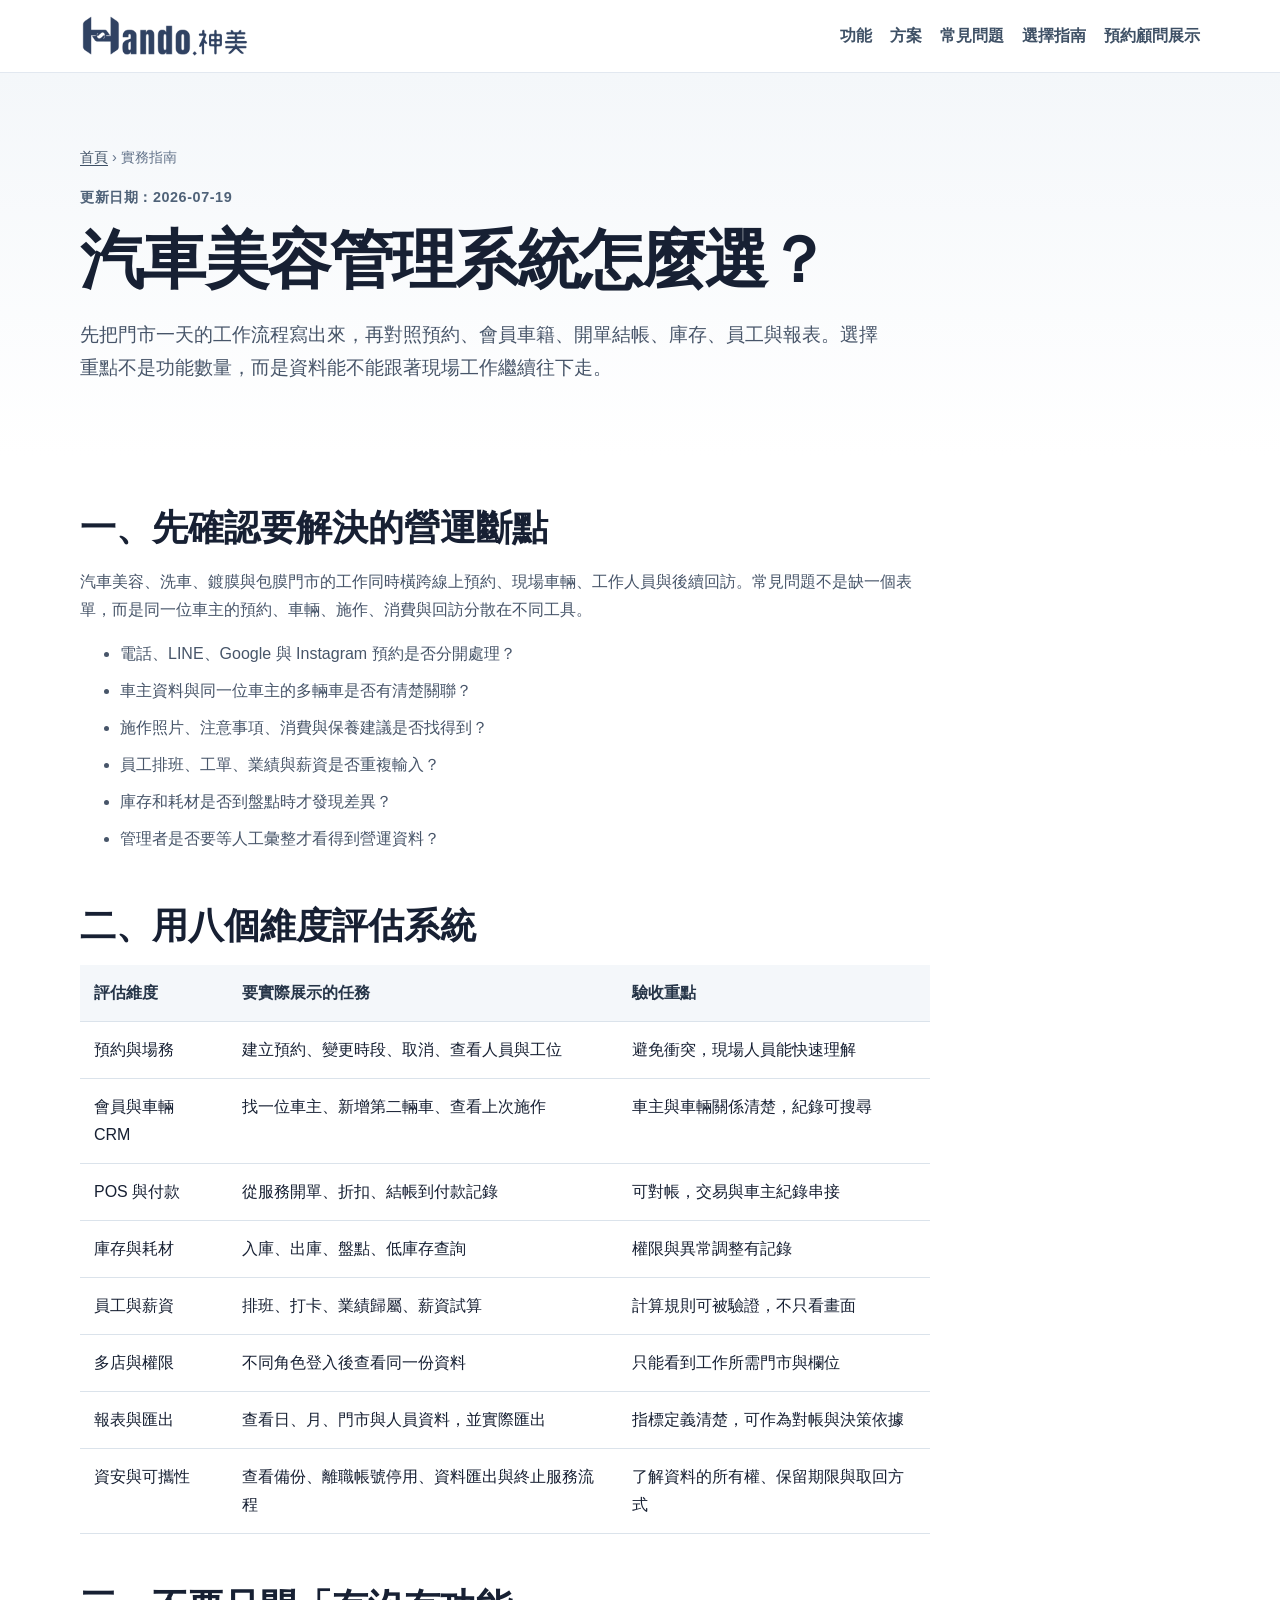
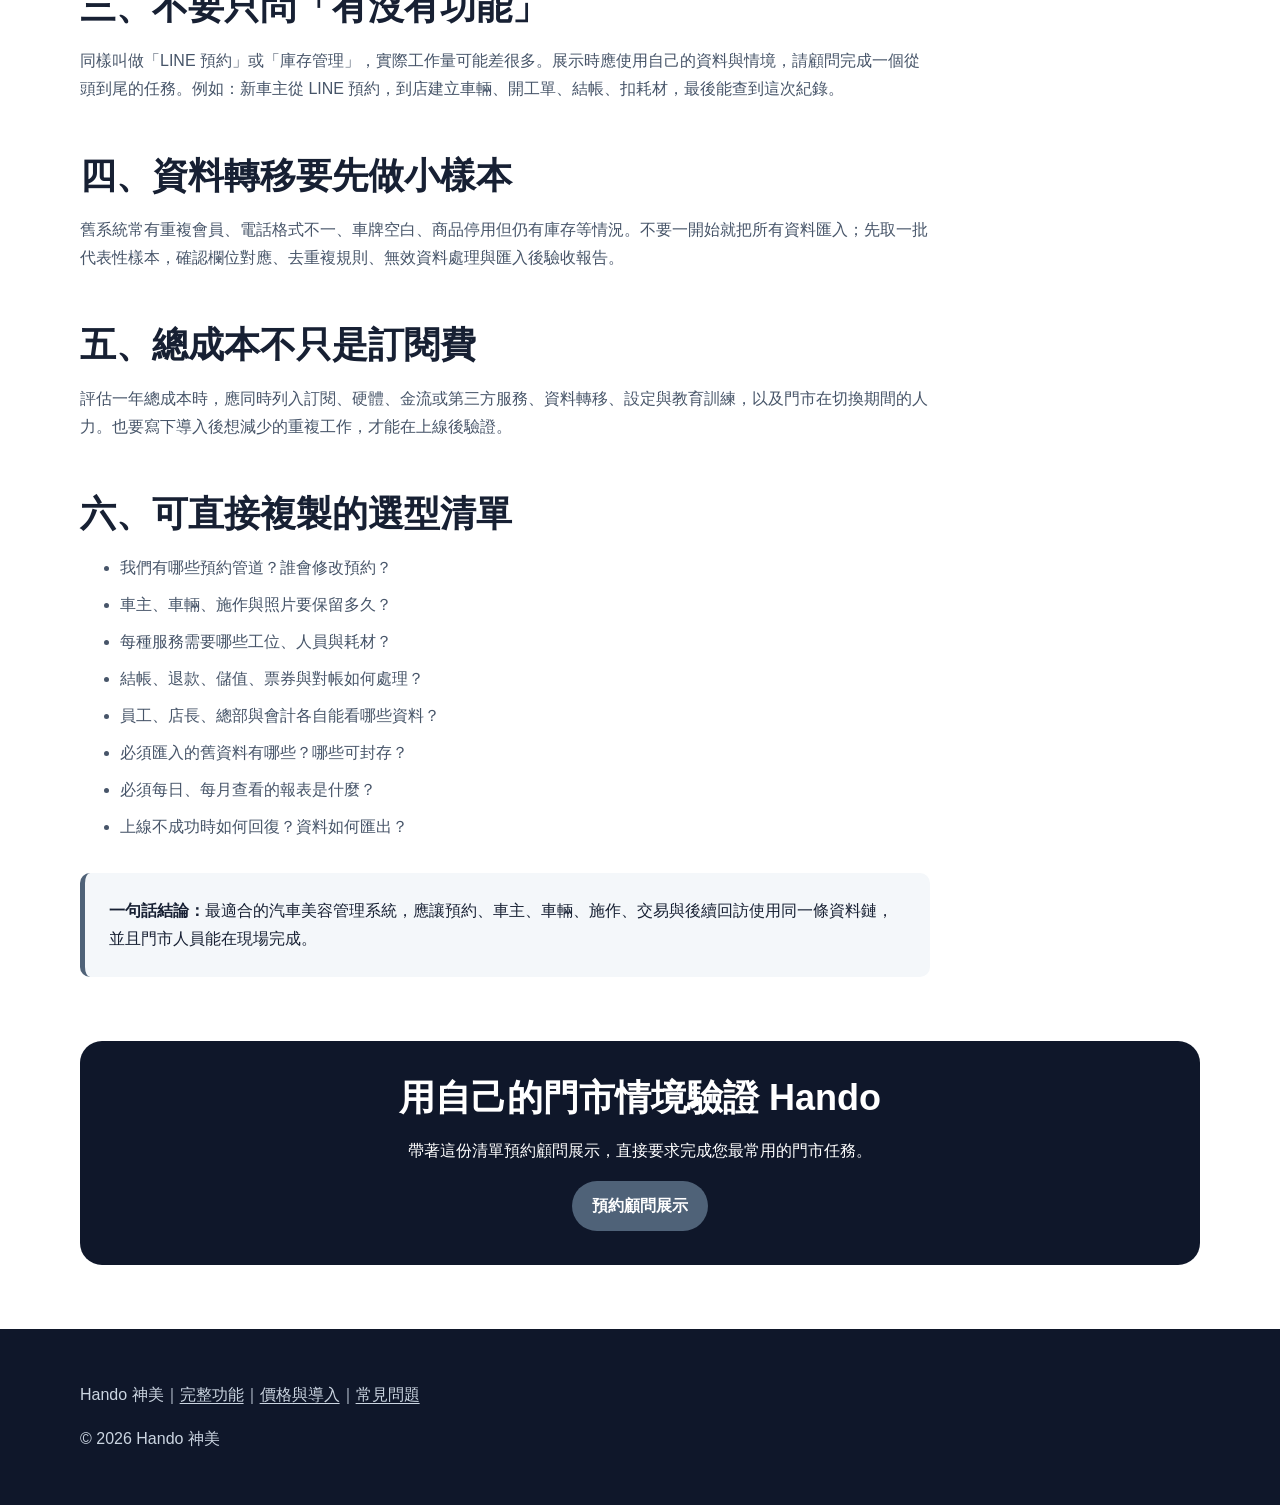
<file: guides/auto-detailing-management-system/index.html>
<!doctype html><html lang="zh-Hant-TW"><head>
<meta charset="utf-8"><meta name="viewport" content="width=device-width,initial-scale=1"><title>汽車美容管理系統怎麼選？2026 預約、CRM、POS 與導入清單</title>
<meta name="description" content="2026 汽車美容管理系統選擇指南：如何評估預約、車主車輛 CRM、POS、庫存、員工、多店、資料轉移、資安與導入成本。">
<meta name="robots" content="index,follow,max-image-preview:large,max-snippet:-1"><link rel="canonical" href="https://hando.tw/guides/auto-detailing-management-system/"><link rel="stylesheet" href="/seo.css"><link rel="icon" href="/favicon.ico">
<meta property="og:title" content="汽車美容管理系統選擇指南"><meta property="og:description" content="以預約、車主車輛 CRM、POS、庫存、員工、多店與資料可攜性評估系統。"><meta property="og:url" content="https://hando.tw/guides/auto-detailing-management-system/"><meta property="og:type" content="article">
<script type="application/ld+json">{"@context":"https://schema.org","@type":"Article","headline":"汽車美容管理系統怎麼選？2026 預約、CRM、POS 與導入清單","description":"汽車美容門市選擇管理系統的實務清單。","datePublished":"2026-07-19","dateModified":"2026-07-19","inLanguage":"zh-Hant-TW","mainEntityOfPage":"https://hando.tw/guides/auto-detailing-management-system/","author":{"@type":"Organization","name":"Hando 神美","url":"https://hando.tw/"},"publisher":{"@type":"Organization","name":"安騰創新生活科技有限公司","url":"https://www.aleip.com/","logo":{"@type":"ImageObject","url":"https://hando.tw/hando-logo-header.png"}},"breadcrumb":{"@type":"BreadcrumbList","itemListElement":[{"@type":"ListItem","position":1,"name":"首頁","item":"https://hando.tw/"},{"@type":"ListItem","position":2,"name":"指南","item":"https://hando.tw/guides/auto-detailing-management-system/"}]}}</script>
</head><body>
<header class="site-header"><nav class="container nav" aria-label="主要導覽"><a href="/"><img src="/hando-logo-header.png" width="180" height="48" alt="Hando 神美"></a><div class="nav-links"><a href="/features/">功能</a><a href="/pricing/">方案</a><a href="/faq/">常見問題</a><a href="/guides/auto-detailing-management-system/" aria-current="page">選擇指南</a><a href="/#contact">預約顧問展示</a></div></nav></header>
<main><section class="hero"><div class="container"><div class="breadcrumbs"><a href="/">首頁</a> › 實務指南</div><p class="eyebrow">更新日期：2026-07-19</p><h1>汽車美容管理系統怎麼選？</h1><p class="lead">先把門市一天的工作流程寫出來，再對照預約、會員車籍、開單結帳、庫存、員工與報表。選擇重點不是功能數量，而是資料能不能跟著現場工作繼續往下走。</p></div></section>
<div class="container"><article>
<h2>一、先確認要解決的營運斷點</h2><p>汽車美容、洗車、鍍膜與包膜門市的工作同時橫跨線上預約、現場車輛、工作人員與後續回訪。常見問題不是缺一個表單，而是同一位車主的預約、車輛、施作、消費與回訪分散在不同工具。</p>
<ul class="checklist"><li>電話、LINE、Google 與 Instagram 預約是否分開處理？</li><li>車主資料與同一位車主的多輛車是否有清楚關聯？</li><li>施作照片、注意事項、消費與保養建議是否找得到？</li><li>員工排班、工單、業績與薪資是否重複輸入？</li><li>庫存和耗材是否到盤點時才發現差異？</li><li>管理者是否要等人工彙整才看得到營運資料？</li></ul>

<h2>二、用八個維度評估系統</h2><div class="table-wrap"><table><thead><tr><th>評估維度</th><th>要實際展示的任務</th><th>驗收重點</th></tr></thead><tbody>
<tr><td>預約與場務</td><td>建立預約、變更時段、取消、查看人員與工位</td><td>避免衝突，現場人員能快速理解</td></tr>
<tr><td>會員與車輛 CRM</td><td>找一位車主、新增第二輛車、查看上次施作</td><td>車主與車輛關係清楚，紀錄可搜尋</td></tr>
<tr><td>POS 與付款</td><td>從服務開單、折扣、結帳到付款記錄</td><td>可對帳，交易與車主紀錄串接</td></tr>
<tr><td>庫存與耗材</td><td>入庫、出庫、盤點、低庫存查詢</td><td>權限與異常調整有記錄</td></tr>
<tr><td>員工與薪資</td><td>排班、打卡、業績歸屬、薪資試算</td><td>計算規則可被驗證，不只看畫面</td></tr>
<tr><td>多店與權限</td><td>不同角色登入後查看同一份資料</td><td>只能看到工作所需門市與欄位</td></tr>
<tr><td>報表與匯出</td><td>查看日、月、門市與人員資料，並實際匯出</td><td>指標定義清楚，可作為對帳與決策依據</td></tr>
<tr><td>資安與可攜性</td><td>查看備份、離職帳號停用、資料匯出與終止服務流程</td><td>了解資料的所有權、保留期限與取回方式</td></tr>
</tbody></table></div>

<h2>三、不要只問「有沒有功能」</h2><p>同樣叫做「LINE 預約」或「庫存管理」，實際工作量可能差很多。展示時應使用自己的資料與情境，請顧問完成一個從頭到尾的任務。例如：新車主從 LINE 預約，到店建立車輛、開工單、結帳、扣耗材，最後能查到這次紀錄。</p>

<h2>四、資料轉移要先做小樣本</h2><p>舊系統常有重複會員、電話格式不一、車牌空白、商品停用但仍有庫存等情況。不要一開始就把所有資料匯入；先取一批代表性樣本，確認欄位對應、去重複規則、無效資料處理與匯入後驗收報告。</p>

<h2>五、總成本不只是訂閱費</h2><p>評估一年總成本時，應同時列入訂閱、硬體、金流或第三方服務、資料轉移、設定與教育訓練，以及門市在切換期間的人力。也要寫下導入後想減少的重複工作，才能在上線後驗證。</p>

<h2>六、可直接複製的選型清單</h2><ul class="checklist"><li>我們有哪些預約管道？誰會修改預約？</li><li>車主、車輛、施作與照片要保留多久？</li><li>每種服務需要哪些工位、人員與耗材？</li><li>結帳、退款、儲值、票券與對帳如何處理？</li><li>員工、店長、總部與會計各自能看哪些資料？</li><li>必須匯入的舊資料有哪些？哪些可封存？</li><li>必須每日、每月查看的報表是什麼？</li><li>上線不成功時如何回復？資料如何匯出？</li></ul>

<div class="callout"><strong>一句話結論：</strong>最適合的汽車美容管理系統，應讓預約、車主、車輛、施作、交易與後續回訪使用同一條資料鏈，並且門市人員能在現場完成。</div>
</article><section class="cta"><h2>用自己的門市情境驗證 Hando</h2><p>帶著這份清單預約顧問展示，直接要求完成您最常用的門市任務。</p><a class="button" href="/#contact">預約顧問展示</a></section></div></main>
<footer class="site-footer"><div class="container"><p>Hando 神美｜<a href="/features/">完整功能</a>｜<a href="/pricing/">價格與導入</a>｜<a href="/faq/">常見問題</a></p><p>&copy; 2026 Hando 神美</p></div></footer>
</body></html>
</file>
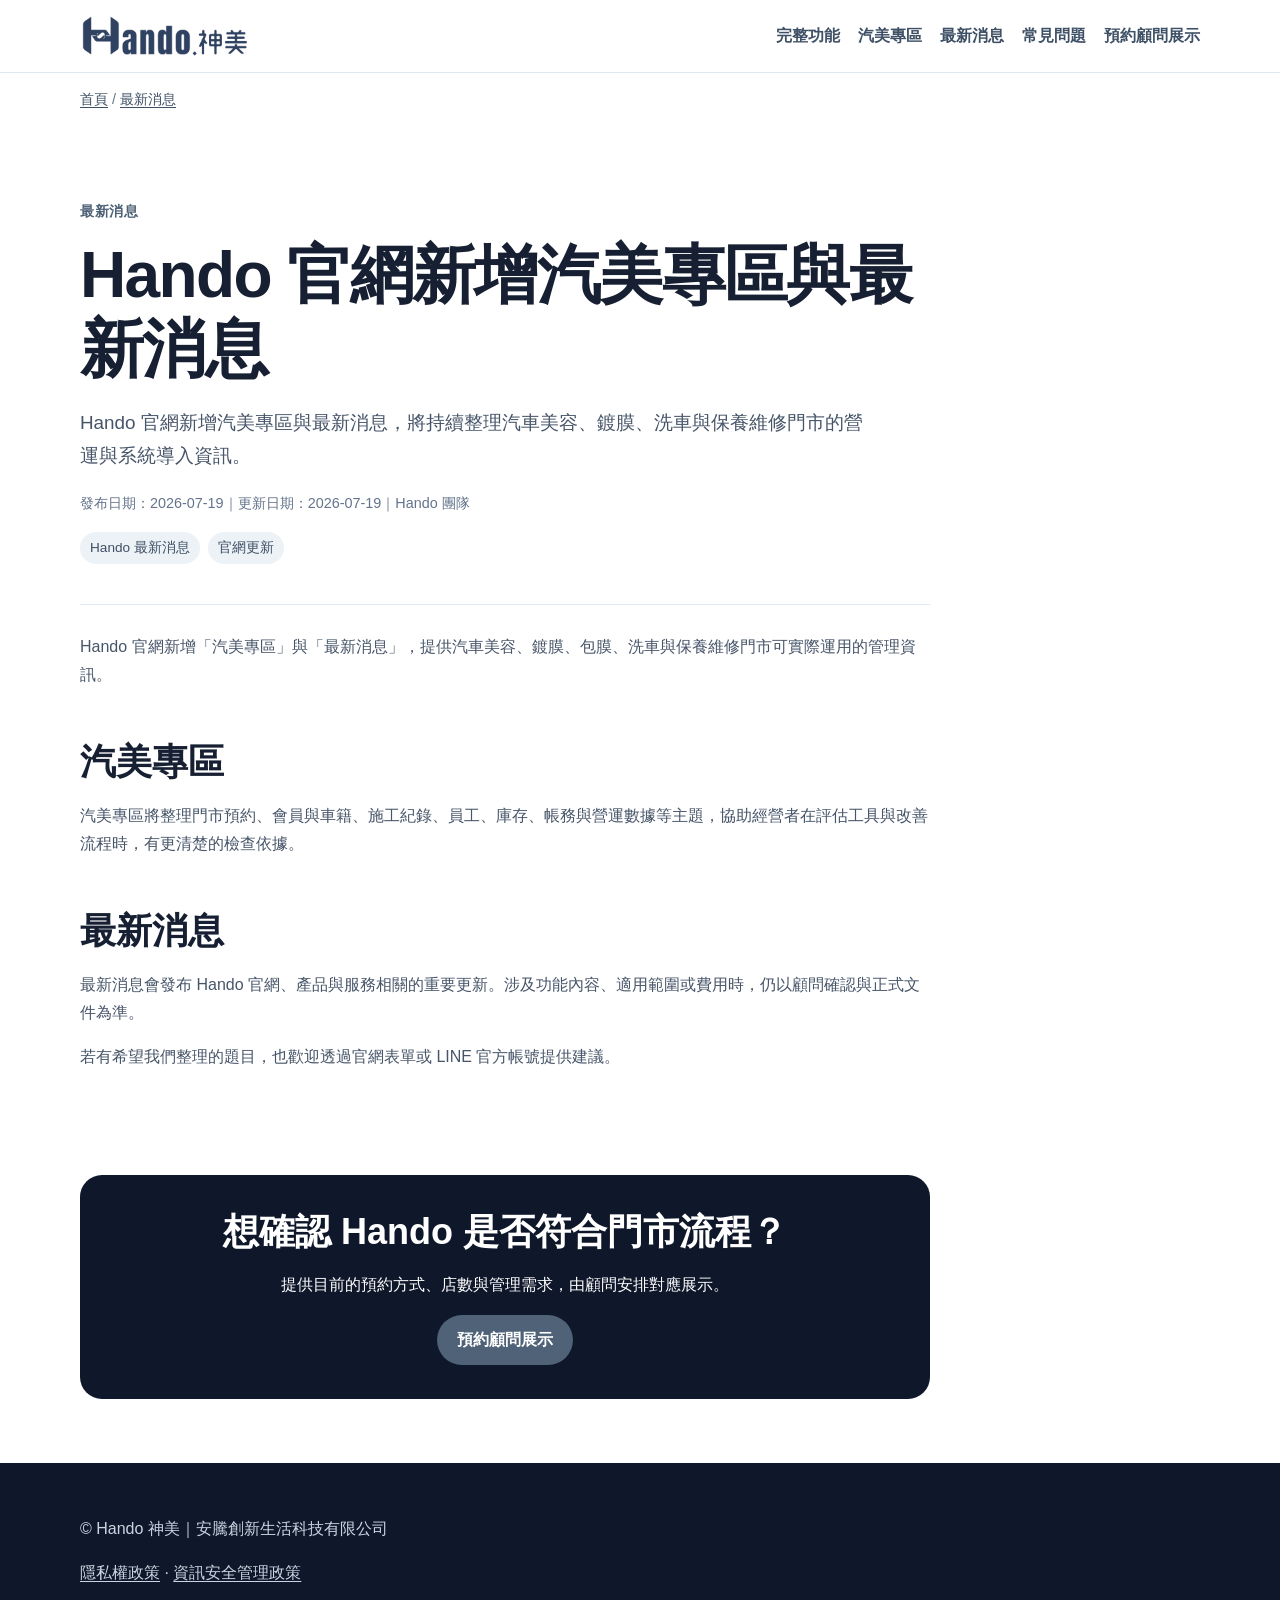
<file: news/hando-content-center-launch/index.html>
<!doctype html>
<html lang="zh-Hant-TW">
<head>
  <meta charset="UTF-8" />
  <meta name="viewport" content="width=device-width, initial-scale=1.0" />
  <title>Hando 官網新增汽美專區與最新消息｜Hando 神美</title>
  <meta name="description" content="Hando 神美官網新增汽美專區與最新消息，持續整理汽車美容、鍍膜、洗車與保養維修門市的營運與系統導入資訊。" />
  <meta name="robots" content="index,follow,max-image-preview:large,max-snippet:-1,max-video-preview:-1" />
  <link rel="canonical" href="https://hando.tw/news/hando-content-center-launch/" />
  <meta property="og:locale" content="zh_TW" />
  <meta property="og:type" content="article" />
  <meta property="og:site_name" content="Hando 神美" />
  <meta property="og:title" content="Hando 官網新增汽美專區與最新消息｜Hando 神美" />
  <meta property="og:description" content="Hando 神美官網新增汽美專區與最新消息，持續整理汽車美容、鍍膜、洗車與保養維修門市的營運與系統導入資訊。" />
  <meta property="og:url" content="https://hando.tw/news/hando-content-center-launch/" />
  <meta property="og:image" content="https://hando.tw/og-image.webp" />
  <meta name="twitter:card" content="summary_large_image" />
  <link rel="icon" href="/favicon.ico" />
  <link rel="stylesheet" href="/seo.css" />
  <script type="application/ld+json">{"@context":"https://schema.org","@graph":[{"@type":"NewsArticle","headline":"Hando 官網新增汽美專區與最新消息","description":"Hando 官網新增汽美專區與最新消息，將持續整理汽車美容、鍍膜、洗車與保養維修門市的營運與系統導入資訊。","datePublished":"2026-07-19","dateModified":"2026-07-19","author":{"@type":"Organization","name":"Hando 團隊"},"publisher":{"@type":"Organization","name":"Hando 神美","url":"https://hando.tw/","logo":{"@type":"ImageObject","url":"https://hando.tw/hando-logo-header.png"}},"image":"https://hando.tw/og-image.webp","mainEntityOfPage":"https://hando.tw/news/hando-content-center-launch/","inLanguage":"zh-Hant-TW","keywords":"Hando 最新消息, 官網更新"},{"@type":"BreadcrumbList","itemListElement":[{"@type":"ListItem","position":1,"name":"首頁","item":"https://hando.tw/"},{"@type":"ListItem","position":2,"name":"最新消息","item":"https://hando.tw/news/"},{"@type":"ListItem","position":3,"name":"Hando 官網新增汽美專區與最新消息","item":"https://hando.tw/news/hando-content-center-launch/"}]}]}</script>
</head>
<body>
  <header class="site-header"><nav class="container nav" aria-label="主要導覽"><a href="/" aria-label="Hando 神美首頁"><img src="/hando-logo-header.png" width="170" height="45" alt="Hando 神美" /></a><div class="nav-links"><a href="/features/">完整功能</a><a href="/articles/">汽美專區</a><a href="/news/">最新消息</a><a href="/faq/">常見問題</a><a href="/#contact">預約顧問展示</a></div></nav></header>
<main class="container"><article><p class="breadcrumbs"><a href="/">首頁</a> / <a href="/news/">最新消息</a></p><header class="article-header"><p class="eyebrow">最新消息</p><h1>Hando 官網新增汽美專區與最新消息</h1><p class="lead">Hando 官網新增汽美專區與最新消息，將持續整理汽車美容、鍍膜、洗車與保養維修門市的營運與系統導入資訊。</p><p class="meta">發布日期：<time datetime="2026-07-19">2026-07-19</time>｜更新日期：<time datetime="2026-07-19">2026-07-19</time>｜Hando 團隊</p><p class="tags"><span class="tag">Hando 最新消息</span> <span class="tag">官網更新</span></p></header><div class="article-body"><p>Hando 官網新增「汽美專區」與「最新消息」，提供汽車美容、鍍膜、包膜、洗車與保養維修門市可實際運用的管理資訊。</p>
<h2>汽美專區</h2>
<p>汽美專區將整理門市預約、會員與車籍、施工紀錄、員工、庫存、帳務與營運數據等主題，協助經營者在評估工具與改善流程時，有更清楚的檢查依據。</p>
<h2>最新消息</h2>
<p>最新消息會發布 Hando 官網、產品與服務相關的重要更新。涉及功能內容、適用範圍或費用時，仍以顧問確認與正式文件為準。</p>
<p>若有希望我們整理的題目，也歡迎透過官網表單或 LINE 官方帳號提供建議。</p></div><aside class="cta"><h2>想確認 Hando 是否符合門市流程？</h2><p>提供目前的預約方式、店數與管理需求，由顧問安排對應展示。</p><a class="button" href="/#contact">預約顧問展示</a></aside></article></main>
  <footer class="site-footer"><div class="container"><p>© Hando 神美｜安騰創新生活科技有限公司</p><p><a href="/privacy/">隱私權政策</a> · <a href="/information-security/">資訊安全管理政策</a></p></div></footer>
</body>
</html>
</file>
<file: seo.css>
:root {
  color-scheme: light;
  font-family: -apple-system, BlinkMacSystemFont, "Segoe UI", "Noto Sans TC", sans-serif;
  color: #172033;
  background: #fff;
  line-height: 1.75;
}
* { box-sizing: border-box; }
body { margin: 0; }
a { color: #3e5065; text-underline-offset: 3px; }
img { max-width: 100%; height: auto; }
.container { width: min(1120px, calc(100% - 40px)); margin-inline: auto; }
.site-header { position: sticky; top: 0; z-index: 10; background: rgba(255,255,255,.96); border-bottom: 1px solid #e2e8f0; }
.nav { min-height: 72px; display: flex; align-items: center; justify-content: space-between; gap: 28px; }
.nav img { width: 170px; display: block; }
.nav-links { display: flex; flex-wrap: wrap; gap: 18px; font-weight: 650; }
.nav-links a { text-decoration: none; }
.hero { padding: 72px 0 52px; background: linear-gradient(180deg,#f4f7fa,#fff); }
.eyebrow { color: #4f6278; font-size: .9rem; font-weight: 750; letter-spacing: .04em; }
h1 { margin: 12px 0 20px; font-size: clamp(2.25rem,6vw,4rem); line-height: 1.15; letter-spacing: -.025em; }
h2 { margin: 50px 0 16px; font-size: clamp(1.55rem,4vw,2.25rem); line-height: 1.3; }
h3 { margin: 0 0 8px; font-size: 1.15rem; }
p, li { color: #475569; }
.lead { max-width: 800px; font-size: 1.18rem; }
.breadcrumbs { font-size: .9rem; color: #64748b; }
.grid { display: grid; grid-template-columns: repeat(3,1fr); gap: 20px; }
.card { border: 1px solid #dbe3eb; border-radius: 18px; padding: 24px; background: #fff; }
.card p:last-child { margin-bottom: 0; }
.callout { margin: 32px 0; padding: 24px; border-left: 5px solid #4f6278; border-radius: 10px; background: #f4f7fa; }
.checklist li { margin-block: 9px; }
.table-wrap { overflow-x: auto; }
table { width: 100%; border-collapse: collapse; }
th,td { padding: 14px; text-align: left; vertical-align: top; border-bottom: 1px solid #dbe3eb; }
th { color: #263548; background: #f4f7fa; }
details { border-bottom: 1px solid #dbe3eb; padding: 18px 0; }
summary { cursor: pointer; color: #263548; font-weight: 750; font-size: 1.06rem; }
.cta { margin: 64px 0; padding: 34px; border-radius: 22px; text-align: center; background: #0f172a; }
.cta h2,.cta p { color: #fff; margin-top: 0; }
.button { display: inline-block; padding: 11px 20px; border-radius: 999px; color: #fff; background: #4f6278; text-decoration: none; font-weight: 750; }
.site-footer { margin-top: 64px; padding: 36px 0; background: #0f172a; color: #cbd5e1; }
.site-footer p,.site-footer a { color: #cbd5e1; }
.meta { color: #64748b; font-size: .9rem; }
article { max-width: 850px; }
.article-header { padding: 58px 0 24px; border-bottom: 1px solid #e2e8f0; }
.article-body { padding: 12px 0 24px; }
.article-body h2 { scroll-margin-top: 96px; }
.article-body h3 { margin-top: 32px; }
.content-list { padding-block: 56px 76px; }
.content-list h2 { margin: 8px 0 12px; font-size: 1.45rem; }
.content-list .card { display: flex; flex-direction: column; }
.read-more { font-weight: 750; }
.tags { display: flex; flex-wrap: wrap; gap: 8px; }
.tag { display: inline-block; border-radius: 999px; background: #edf2f7; color: #3e5065; padding: 4px 10px; font-size: .85rem; }
@media (max-width: 760px) {
  .nav { align-items: flex-start; padding: 14px 0; flex-direction: column; gap: 10px; }
  .grid { grid-template-columns: 1fr; }
  .hero { padding-top: 48px; }
}
</file>
